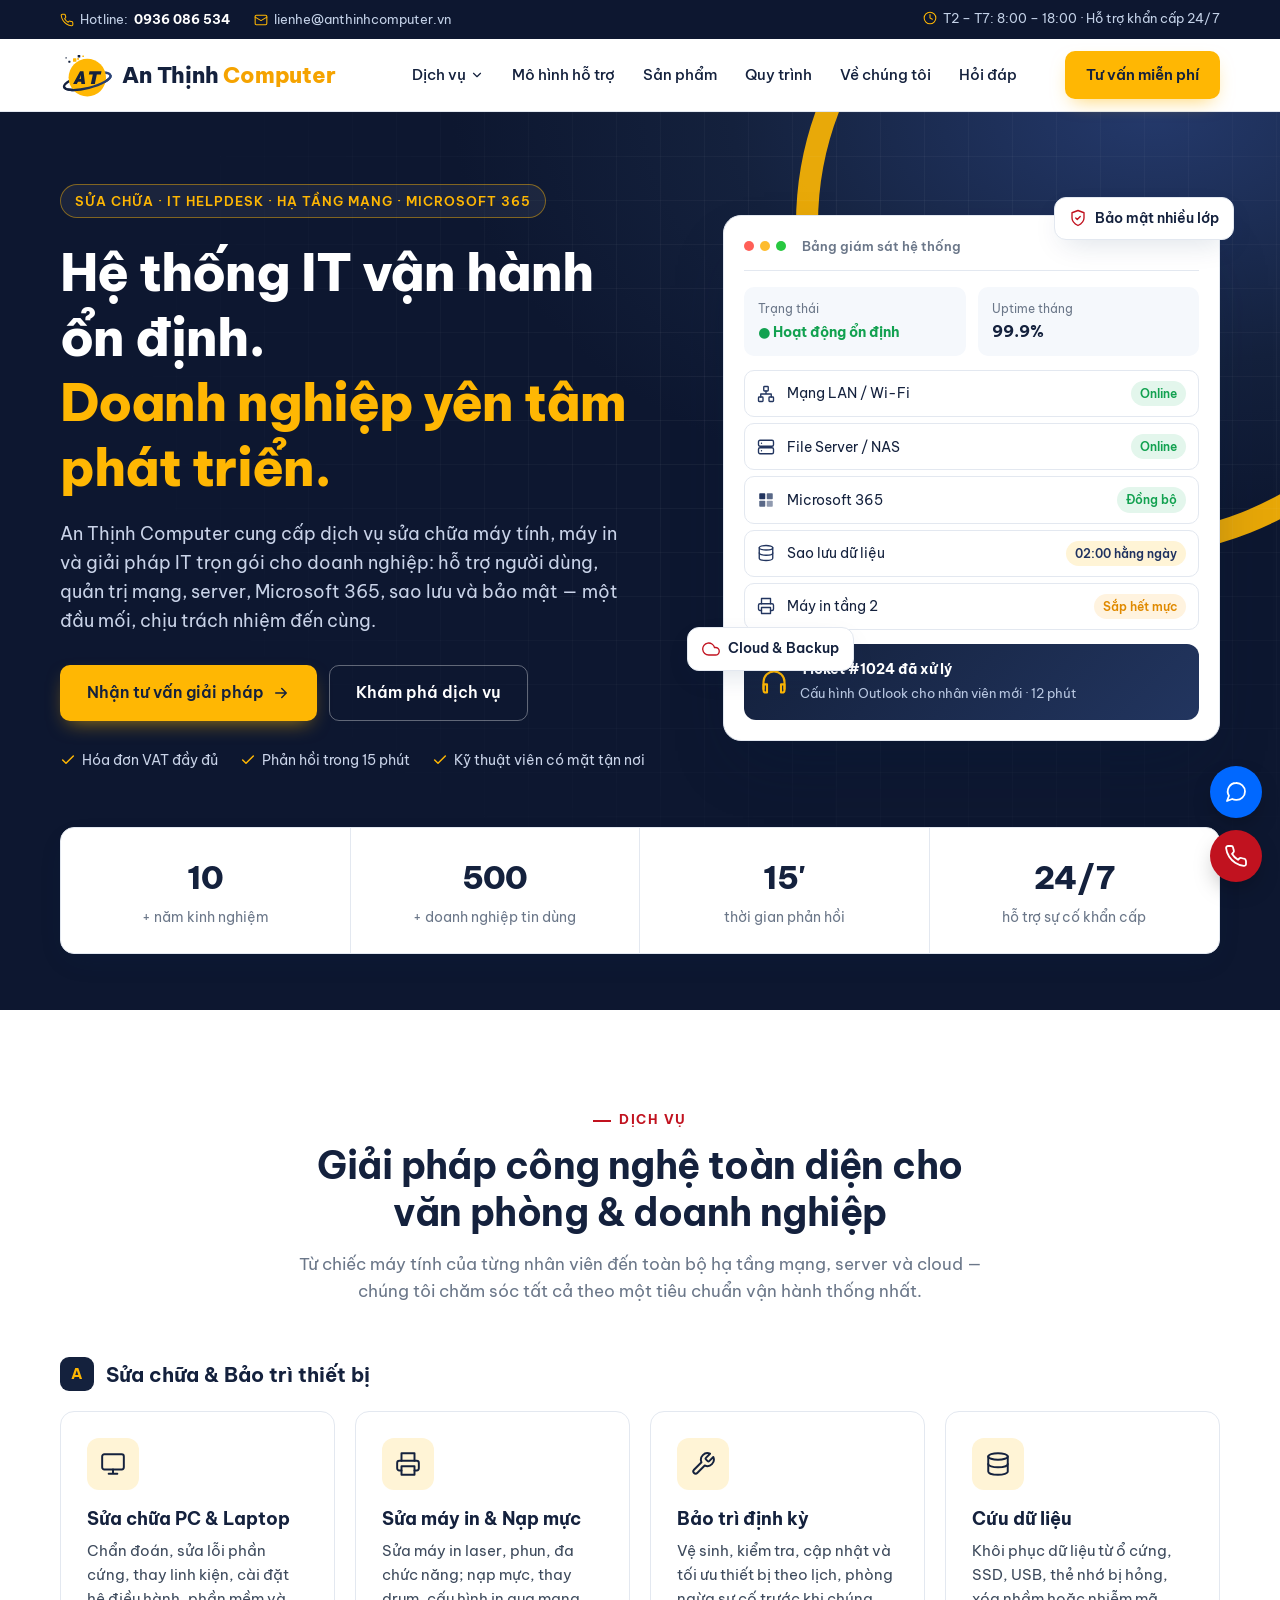
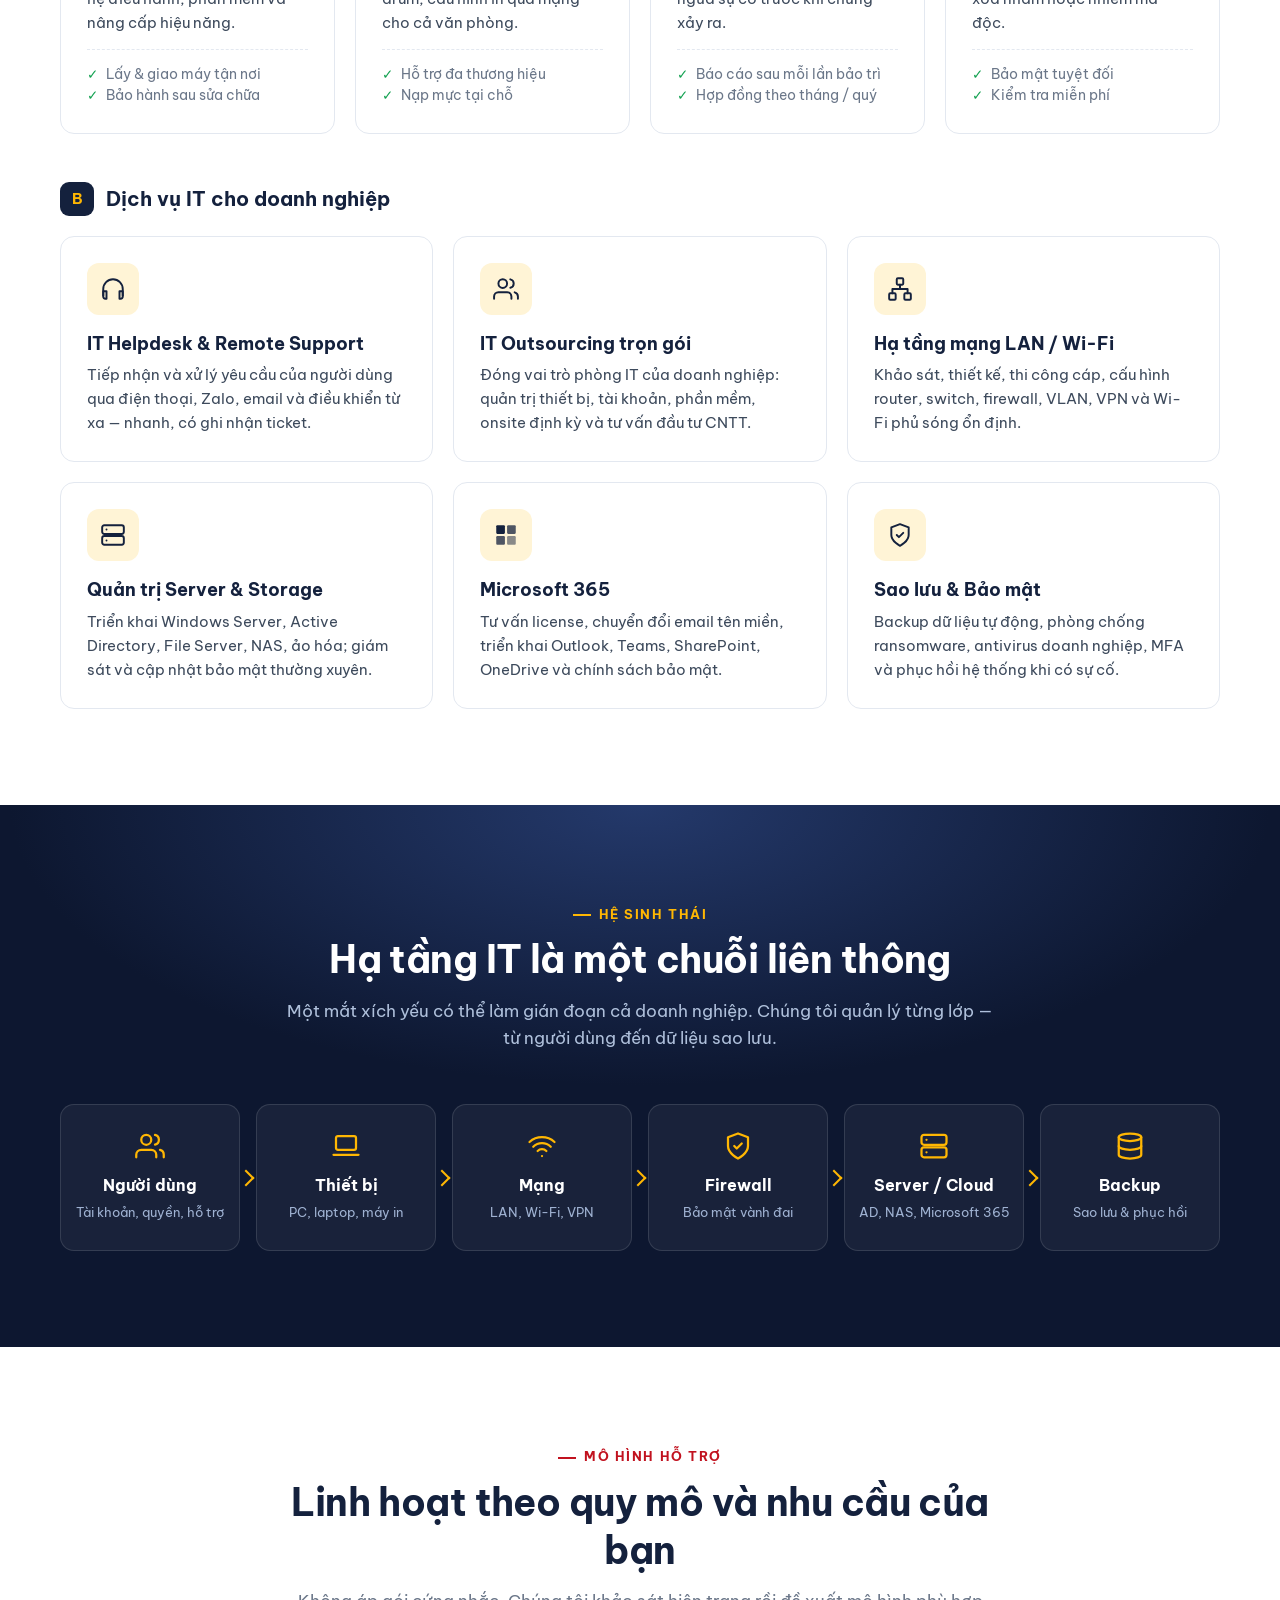
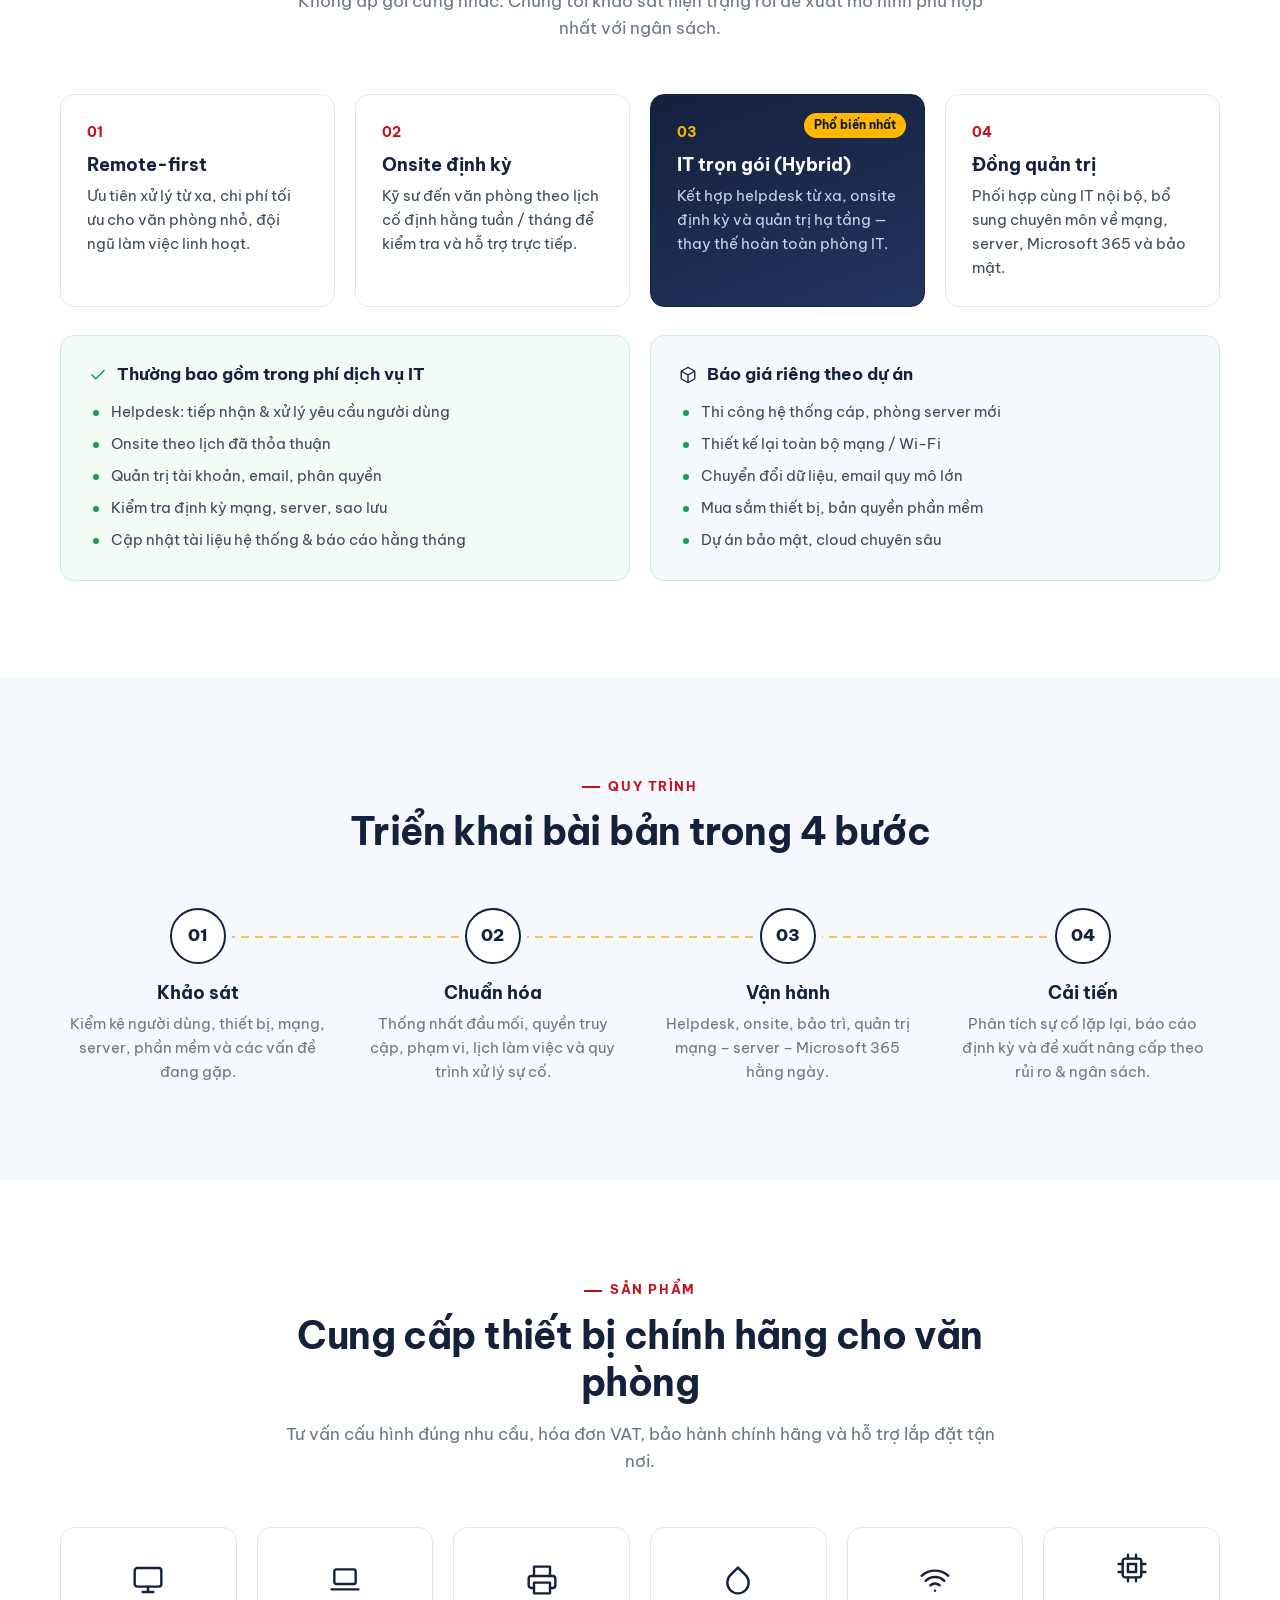
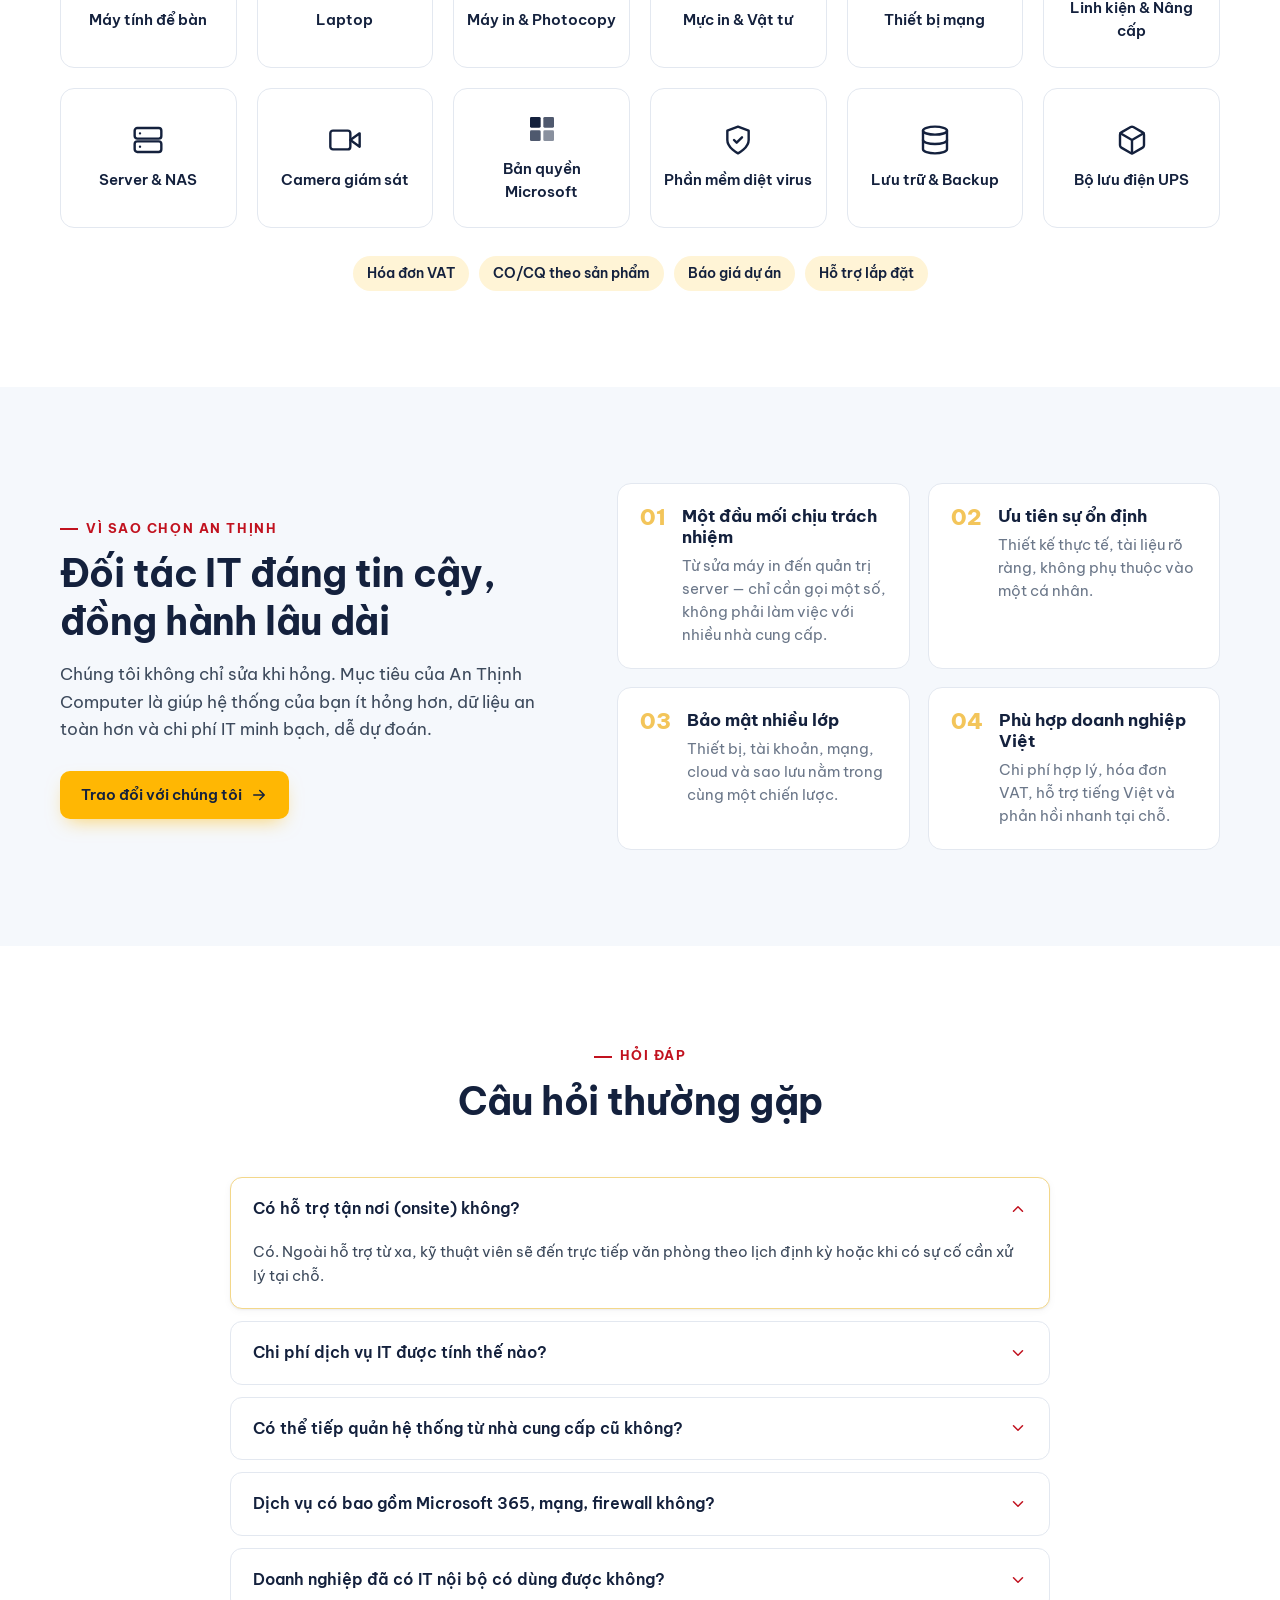
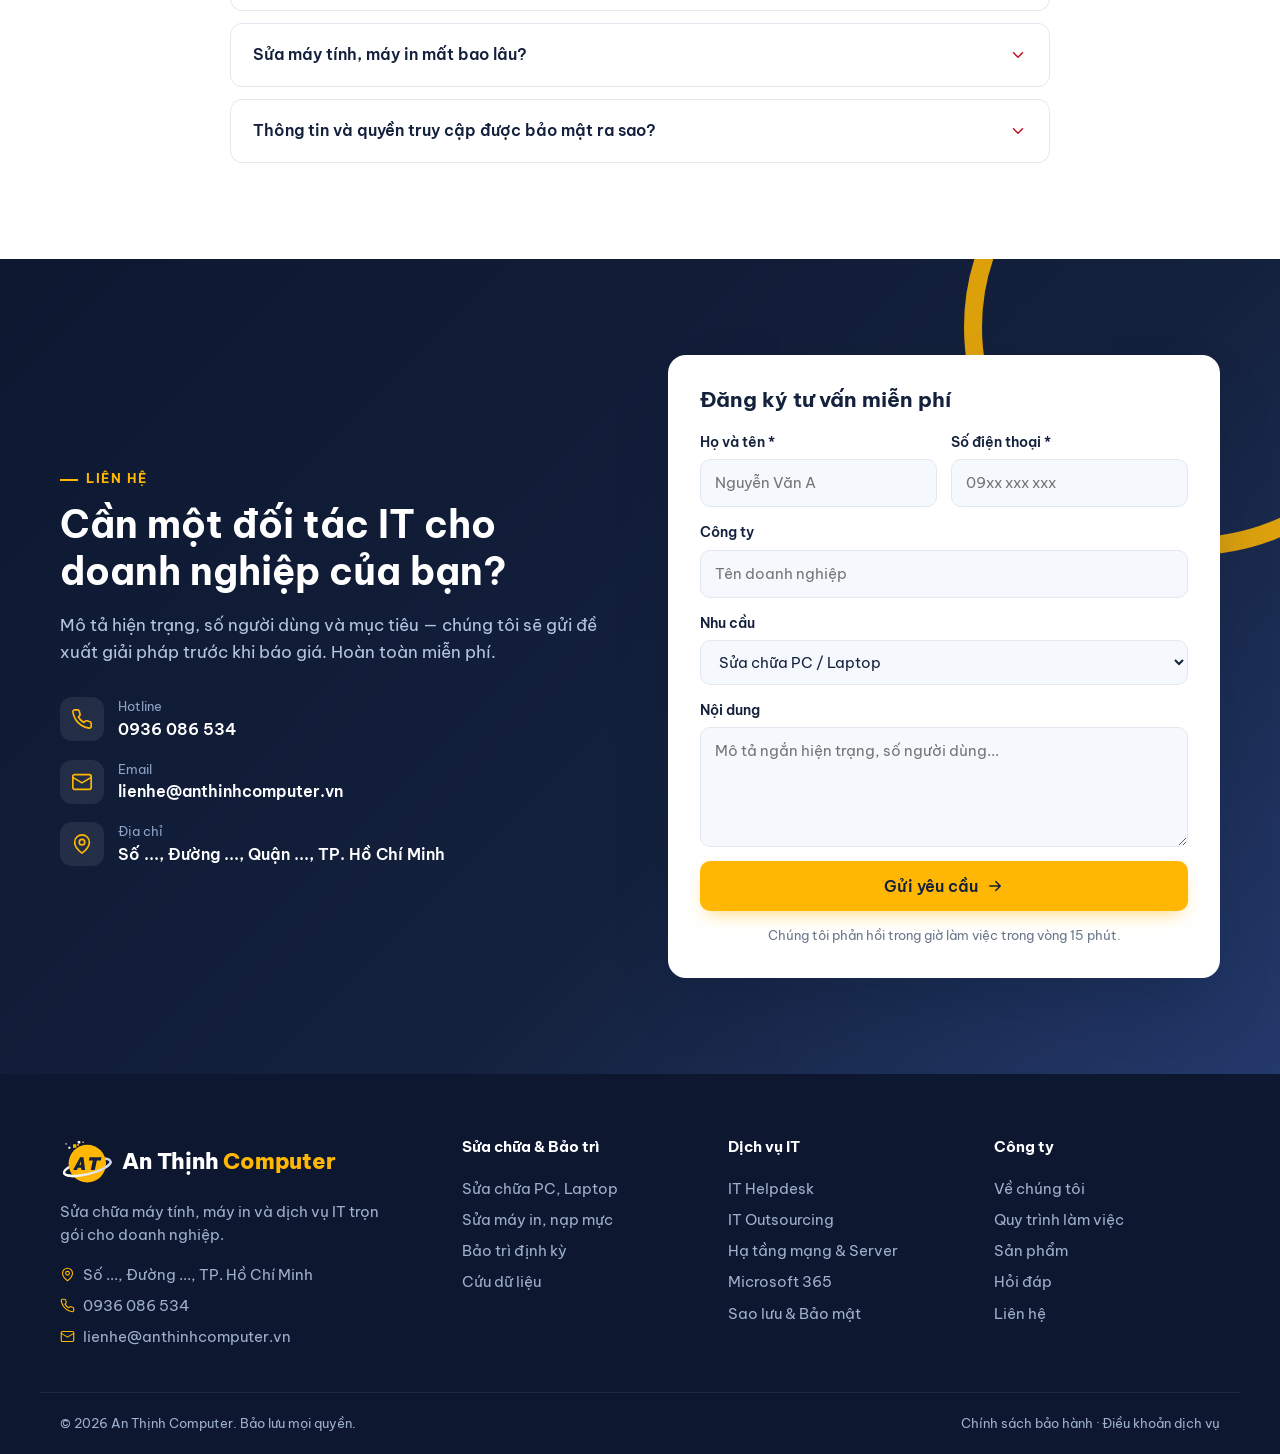
<file: index.html>
<!doctype html>
<html lang="vi">
<head>
<meta charset="utf-8">
<meta name="viewport" content="width=device-width, initial-scale=1">
<title>An Thịnh Computer – Sửa chữa máy tính, máy in & Dịch vụ IT doanh nghiệp</title>
<meta name="description" content="An Thịnh Computer: sửa chữa PC, laptop, máy in; IT Helpdesk, IT Outsourcing, quản trị hạ tầng mạng, server, Microsoft 365 cho doanh nghiệp.">
<link rel="preconnect" href="https://fonts.googleapis.com">
<link rel="preconnect" href="https://fonts.gstatic.com" crossorigin>
<link href="https://fonts.googleapis.com/css2?family=Be+Vietnam+Pro:wght@400;500;600;700;800&display=swap" rel="stylesheet">
<link rel="stylesheet" href="styles.css">
<link rel="icon" href="logo-mark.svg" type="image/svg+xml">
</head>
<body>

<!-- SVG icon sprite -->
<svg width="0" height="0" style="position:absolute" aria-hidden="true">
  <defs>
    <symbol id="i-phone" viewBox="0 0 24 24"><path fill="none" stroke="currentColor" stroke-width="1.8" stroke-linecap="round" stroke-linejoin="round" d="M22 16.9v3a2 2 0 0 1-2.2 2 19.8 19.8 0 0 1-8.6-3.1 19.5 19.5 0 0 1-6-6A19.8 19.8 0 0 1 2.1 4.2 2 2 0 0 1 4.1 2h3a2 2 0 0 1 2 1.7c.1.9.4 1.8.7 2.7a2 2 0 0 1-.5 2.1L8 9.8a16 16 0 0 0 6 6l1.3-1.3a2 2 0 0 1 2.1-.5c.9.3 1.8.6 2.7.7a2 2 0 0 1 1.7 2z"/></symbol>
    <symbol id="i-mail" viewBox="0 0 24 24"><g fill="none" stroke="currentColor" stroke-width="1.8" stroke-linecap="round" stroke-linejoin="round"><rect x="2" y="4" width="20" height="16" rx="2"/><path d="m22 7-10 6L2 7"/></g></symbol>
    <symbol id="i-clock" viewBox="0 0 24 24"><g fill="none" stroke="currentColor" stroke-width="1.8" stroke-linecap="round"><circle cx="12" cy="12" r="10"/><path d="M12 6v6l4 2"/></g></symbol>
    <symbol id="i-pin" viewBox="0 0 24 24"><g fill="none" stroke="currentColor" stroke-width="1.8" stroke-linecap="round" stroke-linejoin="round"><path d="M20 10c0 6-8 12-8 12s-8-6-8-12a8 8 0 0 1 16 0z"/><circle cx="12" cy="10" r="3"/></g></symbol>
    <symbol id="i-pc" viewBox="0 0 24 24"><g fill="none" stroke="currentColor" stroke-width="1.8" stroke-linecap="round" stroke-linejoin="round"><rect x="2" y="3" width="20" height="14" rx="2"/><path d="M8 21h8M12 17v4"/></g></symbol>
    <symbol id="i-laptop" viewBox="0 0 24 24"><g fill="none" stroke="currentColor" stroke-width="1.8" stroke-linecap="round" stroke-linejoin="round"><rect x="4" y="4" width="16" height="11" rx="1.5"/><path d="M2 19h20"/></g></symbol>
    <symbol id="i-printer" viewBox="0 0 24 24"><g fill="none" stroke="currentColor" stroke-width="1.8" stroke-linecap="round" stroke-linejoin="round"><path d="M6 9V2h12v7"/><path d="M6 18H4a2 2 0 0 1-2-2v-5a2 2 0 0 1 2-2h16a2 2 0 0 1 2 2v5a2 2 0 0 1-2 2h-2"/><rect x="6" y="14" width="12" height="8"/></g></symbol>
    <symbol id="i-tool" viewBox="0 0 24 24"><path fill="none" stroke="currentColor" stroke-width="1.8" stroke-linecap="round" stroke-linejoin="round" d="M14.7 6.3a1 1 0 0 0 0 1.4l1.6 1.6a1 1 0 0 0 1.4 0l3.8-3.8a6 6 0 0 1-7.9 7.9l-6.9 6.9a2.1 2.1 0 0 1-3-3l6.9-6.9a6 6 0 0 1 7.9-7.9l-3.8 3.8z"/></symbol>
    <symbol id="i-data" viewBox="0 0 24 24"><g fill="none" stroke="currentColor" stroke-width="1.8" stroke-linecap="round"><ellipse cx="12" cy="5" rx="9" ry="3"/><path d="M21 12c0 1.7-4 3-9 3s-9-1.3-9-3"/><path d="M3 5v14c0 1.7 4 3 9 3s9-1.3 9-3V5"/></g></symbol>
    <symbol id="i-headset" viewBox="0 0 24 24"><g fill="none" stroke="currentColor" stroke-width="1.8" stroke-linecap="round" stroke-linejoin="round"><path d="M3 18v-6a9 9 0 0 1 18 0v6"/><path d="M21 19a2 2 0 0 1-2 2h-1v-7h3zM3 19a2 2 0 0 0 2 2h1v-7H3z"/></g></symbol>
    <symbol id="i-users" viewBox="0 0 24 24"><g fill="none" stroke="currentColor" stroke-width="1.8" stroke-linecap="round" stroke-linejoin="round"><path d="M17 21v-2a4 4 0 0 0-4-4H5a4 4 0 0 0-4 4v2"/><circle cx="9" cy="7" r="4"/><path d="M23 21v-2a4 4 0 0 0-3-3.9M16 3.1a4 4 0 0 1 0 7.8"/></g></symbol>
    <symbol id="i-network" viewBox="0 0 24 24"><g fill="none" stroke="currentColor" stroke-width="1.8" stroke-linecap="round" stroke-linejoin="round"><rect x="9" y="2" width="6" height="6" rx="1"/><rect x="2" y="16" width="6" height="6" rx="1"/><rect x="16" y="16" width="6" height="6" rx="1"/><path d="M12 8v4M5 16v-4h14v4"/></g></symbol>
    <symbol id="i-server" viewBox="0 0 24 24"><g fill="none" stroke="currentColor" stroke-width="1.8" stroke-linecap="round"><rect x="2" y="3" width="20" height="8" rx="2"/><rect x="2" y="13" width="20" height="8" rx="2"/><path d="M6 7h.01M6 17h.01"/></g></symbol>
    <symbol id="i-cloud" viewBox="0 0 24 24"><path fill="none" stroke="currentColor" stroke-width="1.8" stroke-linecap="round" stroke-linejoin="round" d="M18 10h-1.3A8 8 0 1 0 9 20h9a5 5 0 0 0 0-10z"/></symbol>
    <symbol id="i-shield" viewBox="0 0 24 24"><g fill="none" stroke="currentColor" stroke-width="1.8" stroke-linecap="round" stroke-linejoin="round"><path d="M12 22s8-4 8-10V5l-8-3-8 3v7c0 6 8 10 8 10z"/><path d="m9 12 2 2 4-4"/></g></symbol>
    <symbol id="i-ms" viewBox="0 0 24 24"><g fill="currentColor"><rect x="3" y="3" width="8" height="8" rx="1"/><rect x="13" y="3" width="8" height="8" rx="1" opacity=".75"/><rect x="3" y="13" width="8" height="8" rx="1" opacity=".75"/><rect x="13" y="13" width="8" height="8" rx="1" opacity=".5"/></g></symbol>
    <symbol id="i-camera" viewBox="0 0 24 24"><g fill="none" stroke="currentColor" stroke-width="1.8" stroke-linecap="round" stroke-linejoin="round"><path d="M23 7l-7 5 7 5V7z"/><rect x="1" y="5" width="15" height="14" rx="2"/></g></symbol>
    <symbol id="i-check" viewBox="0 0 24 24"><path fill="none" stroke="currentColor" stroke-width="2.2" stroke-linecap="round" stroke-linejoin="round" d="M20 6 9 17l-5-5"/></symbol>
    <symbol id="i-x" viewBox="0 0 24 24"><path fill="none" stroke="currentColor" stroke-width="2" stroke-linecap="round" d="M18 6 6 18M6 6l12 12"/></symbol>
    <symbol id="i-arrow" viewBox="0 0 24 24"><path fill="none" stroke="currentColor" stroke-width="2" stroke-linecap="round" stroke-linejoin="round" d="M5 12h14M13 6l6 6-6 6"/></symbol>
    <symbol id="i-chev" viewBox="0 0 24 24"><path fill="none" stroke="currentColor" stroke-width="2" stroke-linecap="round" stroke-linejoin="round" d="m6 9 6 6 6-6"/></symbol>
    <symbol id="i-box" viewBox="0 0 24 24"><g fill="none" stroke="currentColor" stroke-width="1.8" stroke-linecap="round" stroke-linejoin="round"><path d="M21 16V8a2 2 0 0 0-1-1.7l-7-4a2 2 0 0 0-2 0l-7 4A2 2 0 0 0 3 8v8a2 2 0 0 0 1 1.7l7 4a2 2 0 0 0 2 0l7-4a2 2 0 0 0 1-1.7z"/><path d="M3.3 7 12 12l8.7-5M12 22V12"/></g></symbol>
    <symbol id="i-cpu" viewBox="0 0 24 24"><g fill="none" stroke="currentColor" stroke-width="1.8" stroke-linecap="round"><rect x="5" y="5" width="14" height="14" rx="2"/><rect x="9" y="9" width="6" height="6"/><path d="M9 2v3M15 2v3M9 19v3M15 19v3M2 9h3M2 15h3M19 9h3M19 15h3"/></g></symbol>
    <symbol id="i-ink" viewBox="0 0 24 24"><path fill="none" stroke="currentColor" stroke-width="1.8" stroke-linecap="round" stroke-linejoin="round" d="M12 2.7 6.3 8.4a8 8 0 1 0 11.4 0z"/></symbol>
    <symbol id="i-wifi" viewBox="0 0 24 24"><path fill="none" stroke="currentColor" stroke-width="1.8" stroke-linecap="round" d="M5 12.6a10 10 0 0 1 14 0M8.5 16a5 5 0 0 1 7 0M2 8.8a15 15 0 0 1 20 0M12 20h.01"/></symbol>
    <symbol id="i-menu" viewBox="0 0 24 24"><path fill="none" stroke="currentColor" stroke-width="2" stroke-linecap="round" d="M3 6h18M3 12h18M3 18h18"/></symbol>
    <symbol id="i-chat" viewBox="0 0 24 24"><path fill="none" stroke="currentColor" stroke-width="1.8" stroke-linecap="round" stroke-linejoin="round" d="M21 11.5a8.4 8.4 0 0 1-9 8.4 8.5 8.5 0 0 1-3.8-.9L3 21l2-5.2A8.4 8.4 0 0 1 12 3a8.5 8.5 0 0 1 9 8.5z"/></symbol>
  </defs>
</svg>

<!-- Top bar -->
<div class="topbar">
  <div class="container topbar-inner">
    <div class="topbar-left">
      <a href="tel:0936086534"><svg class="ic"><use href="#i-phone"/></svg> Hotline: <strong>0936 086 534</strong></a>
      <a href="mailto:lienhe@anthinhcomputer.vn"><svg class="ic"><use href="#i-mail"/></svg> lienhe@anthinhcomputer.vn</a>
    </div>
    <div class="topbar-right">
      <span><svg class="ic"><use href="#i-clock"/></svg> T2 – T7: 8:00 – 18:00 · Hỗ trợ khẩn cấp 24/7</span>
    </div>
  </div>
</div>

<!-- Header -->
<header class="header" id="top">
  <div class="container header-inner">
    <a href="#top" class="logo" aria-label="An Thịnh Computer">
      <span class="logo-mark"><img src="logo-mark.svg" alt=""></span>
      <span class="logo-text"><strong>An Thịnh <em>Computer</em></strong></span>
    </a>
    <nav class="nav" id="nav">
      <div class="nav-item has-drop">
        <a href="#dich-vu">Dịch vụ <svg class="ic sm"><use href="#i-chev"/></svg></a>
        <div class="dropdown">
          <div class="drop-col">
            <h6>Sửa chữa & Bảo trì</h6>
            <a href="#dich-vu">Sửa chữa PC, Laptop</a>
            <a href="#dich-vu">Sửa chữa máy in, nạp mực</a>
            <a href="#dich-vu">Bảo trì máy tính định kỳ</a>
            <a href="#dich-vu">Cứu dữ liệu</a>
          </div>
          <div class="drop-col">
            <h6>Dịch vụ IT doanh nghiệp</h6>
            <a href="#dich-vu">IT Helpdesk & Remote Support</a>
            <a href="#dich-vu">IT Outsourcing trọn gói</a>
            <a href="#dich-vu">Hạ tầng mạng & Server</a>
            <a href="#dich-vu">Microsoft 365</a>
          </div>
        </div>
      </div>
      <a href="#mo-hinh">Mô hình hỗ trợ</a>
      <a href="#san-pham">Sản phẩm</a>
      <a href="#quy-trinh">Quy trình</a>
      <a href="#ve-chung-toi">Về chúng tôi</a>
      <a href="#faq">Hỏi đáp</a>
      <a href="#lien-he" class="nav-cta-mobile btn btn-primary">Tư vấn miễn phí</a>
    </nav>
    <a href="#lien-he" class="btn btn-primary header-cta">Tư vấn miễn phí</a>
    <button class="menu-toggle" id="menuToggle" aria-label="Mở menu"><svg class="ic lg"><use href="#i-menu"/></svg></button>
  </div>
</header>

<main>
<!-- Hero -->
<section class="hero">
  <div class="hero-bg" aria-hidden="true"></div>
  <div class="container hero-inner">
    <div class="hero-copy">
      <span class="eyebrow">Sửa chữa · IT Helpdesk · Hạ tầng mạng · Microsoft 365</span>
      <h1>Hệ thống IT vận hành ổn định.<br><span class="grad">Doanh nghiệp yên tâm phát triển.</span></h1>
      <p class="lead">An Thịnh Computer cung cấp dịch vụ sửa chữa máy tính, máy in và giải pháp IT trọn gói cho doanh nghiệp: hỗ trợ người dùng, quản trị mạng, server, Microsoft 365, sao lưu và bảo mật — một đầu mối, chịu trách nhiệm đến cùng.</p>
      <div class="hero-actions">
        <a href="#lien-he" class="btn btn-primary btn-lg">Nhận tư vấn giải pháp <svg class="ic"><use href="#i-arrow"/></svg></a>
        <a href="#dich-vu" class="btn btn-ghost btn-lg">Khám phá dịch vụ</a>
      </div>
      <ul class="hero-trust">
        <li><svg class="ic"><use href="#i-check"/></svg> Hóa đơn VAT đầy đủ</li>
        <li><svg class="ic"><use href="#i-check"/></svg> Phản hồi trong 15 phút</li>
        <li><svg class="ic"><use href="#i-check"/></svg> Kỹ thuật viên có mặt tận nơi</li>
      </ul>
    </div>

    <div class="hero-visual" aria-hidden="true">
      <div class="panel">
        <div class="panel-head">
          <span class="dot r"></span><span class="dot y"></span><span class="dot g"></span>
          <span class="panel-title">Bảng giám sát hệ thống</span>
        </div>
        <div class="panel-status">
          <div><small>Trạng thái</small><strong class="ok">● Hoạt động ổn định</strong></div>
          <div><small>Uptime tháng</small><strong>99.9%</strong></div>
        </div>
        <ul class="panel-list">
          <li><svg class="ic"><use href="#i-network"/></svg><span>Mạng LAN / Wi-Fi</span><em class="tag ok">Online</em></li>
          <li><svg class="ic"><use href="#i-server"/></svg><span>File Server / NAS</span><em class="tag ok">Online</em></li>
          <li><svg class="ic"><use href="#i-ms"/></svg><span>Microsoft 365</span><em class="tag ok">Đồng bộ</em></li>
          <li><svg class="ic"><use href="#i-data"/></svg><span>Sao lưu dữ liệu</span><em class="tag info">02:00 hằng ngày</em></li>
          <li><svg class="ic"><use href="#i-printer"/></svg><span>Máy in tầng 2</span><em class="tag warn">Sắp hết mực</em></li>
        </ul>
        <div class="panel-ticket">
          <svg class="ic"><use href="#i-headset"/></svg>
          <div><strong>Ticket #1024 đã xử lý</strong><small>Cấu hình Outlook cho nhân viên mới · 12 phút</small></div>
        </div>
      </div>
      <div class="float-chip c1"><svg class="ic"><use href="#i-shield"/></svg> Bảo mật nhiều lớp</div>
      <div class="float-chip c2"><svg class="ic"><use href="#i-cloud"/></svg> Cloud & Backup</div>
    </div>
  </div>

  <div class="container">
    <div class="stats">
      <div class="stat"><strong data-count="10">10</strong><span>+ năm kinh nghiệm</span></div>
      <div class="stat"><strong data-count="500">500</strong><span>+ doanh nghiệp tin dùng</span></div>
      <div class="stat"><strong>15'</strong><span>thời gian phản hồi</span></div>
      <div class="stat"><strong>24/7</strong><span>hỗ trợ sự cố khẩn cấp</span></div>
    </div>
  </div>
</section>

<!-- Services -->
<section class="section" id="dich-vu">
  <div class="container">
    <div class="section-head">
      <span class="kicker">Dịch vụ</span>
      <h2>Giải pháp công nghệ toàn diện cho văn phòng & doanh nghiệp</h2>
      <p>Từ chiếc máy tính của từng nhân viên đến toàn bộ hạ tầng mạng, server và cloud — chúng tôi chăm sóc tất cả theo một tiêu chuẩn vận hành thống nhất.</p>
    </div>

    <div class="svc-group">
      <div class="svc-group-head"><span class="num">A</span><h3>Sửa chữa & Bảo trì thiết bị</h3></div>
      <div class="grid g4">
        <article class="card svc">
          <div class="svc-ic"><svg class="ic"><use href="#i-pc"/></svg></div>
          <h4>Sửa chữa PC & Laptop</h4>
          <p>Chẩn đoán, sửa lỗi phần cứng, thay linh kiện, cài đặt hệ điều hành, phần mềm và nâng cấp hiệu năng.</p>
          <ul class="mini"><li>Lấy & giao máy tận nơi</li><li>Bảo hành sau sửa chữa</li></ul>
        </article>
        <article class="card svc">
          <div class="svc-ic"><svg class="ic"><use href="#i-printer"/></svg></div>
          <h4>Sửa máy in & Nạp mực</h4>
          <p>Sửa máy in laser, phun, đa chức năng; nạp mực, thay drum, cấu hình in qua mạng cho cả văn phòng.</p>
          <ul class="mini"><li>Hỗ trợ đa thương hiệu</li><li>Nạp mực tại chỗ</li></ul>
        </article>
        <article class="card svc">
          <div class="svc-ic"><svg class="ic"><use href="#i-tool"/></svg></div>
          <h4>Bảo trì định kỳ</h4>
          <p>Vệ sinh, kiểm tra, cập nhật và tối ưu thiết bị theo lịch, phòng ngừa sự cố trước khi chúng xảy ra.</p>
          <ul class="mini"><li>Báo cáo sau mỗi lần bảo trì</li><li>Hợp đồng theo tháng / quý</li></ul>
        </article>
        <article class="card svc">
          <div class="svc-ic"><svg class="ic"><use href="#i-data"/></svg></div>
          <h4>Cứu dữ liệu</h4>
          <p>Khôi phục dữ liệu từ ổ cứng, SSD, USB, thẻ nhớ bị hỏng, xóa nhầm hoặc nhiễm mã độc.</p>
          <ul class="mini"><li>Bảo mật tuyệt đối</li><li>Kiểm tra miễn phí</li></ul>
        </article>
      </div>
    </div>

    <div class="svc-group">
      <div class="svc-group-head"><span class="num">B</span><h3>Dịch vụ IT cho doanh nghiệp</h3></div>
      <div class="grid g3">
        <article class="card svc feature">
          <div class="svc-ic"><svg class="ic"><use href="#i-headset"/></svg></div>
          <h4>IT Helpdesk & Remote Support</h4>
          <p>Tiếp nhận và xử lý yêu cầu của người dùng qua điện thoại, Zalo, email và điều khiển từ xa — nhanh, có ghi nhận ticket.</p>
        </article>
        <article class="card svc feature">
          <div class="svc-ic"><svg class="ic"><use href="#i-users"/></svg></div>
          <h4>IT Outsourcing trọn gói</h4>
          <p>Đóng vai trò phòng IT của doanh nghiệp: quản trị thiết bị, tài khoản, phần mềm, onsite định kỳ và tư vấn đầu tư CNTT.</p>
        </article>
        <article class="card svc feature">
          <div class="svc-ic"><svg class="ic"><use href="#i-network"/></svg></div>
          <h4>Hạ tầng mạng LAN / Wi-Fi</h4>
          <p>Khảo sát, thiết kế, thi công cáp, cấu hình router, switch, firewall, VLAN, VPN và Wi-Fi phủ sóng ổn định.</p>
        </article>
        <article class="card svc feature">
          <div class="svc-ic"><svg class="ic"><use href="#i-server"/></svg></div>
          <h4>Quản trị Server & Storage</h4>
          <p>Triển khai Windows Server, Active Directory, File Server, NAS, ảo hóa; giám sát và cập nhật bảo mật thường xuyên.</p>
        </article>
        <article class="card svc feature">
          <div class="svc-ic ms"><svg class="ic"><use href="#i-ms"/></svg></div>
          <h4>Microsoft 365</h4>
          <p>Tư vấn license, chuyển đổi email tên miền, triển khai Outlook, Teams, SharePoint, OneDrive và chính sách bảo mật.</p>
        </article>
        <article class="card svc feature">
          <div class="svc-ic"><svg class="ic"><use href="#i-shield"/></svg></div>
          <h4>Sao lưu & Bảo mật</h4>
          <p>Backup dữ liệu tự động, phòng chống ransomware, antivirus doanh nghiệp, MFA và phục hồi hệ thống khi có sự cố.</p>
        </article>
      </div>
    </div>
  </div>
</section>

<!-- Ecosystem chain -->
<section class="section dark" id="he-sinh-thai">
  <div class="container">
    <div class="section-head light">
      <span class="kicker">Hệ sinh thái</span>
      <h2>Hạ tầng IT là một chuỗi liên thông</h2>
      <p>Một mắt xích yếu có thể làm gián đoạn cả doanh nghiệp. Chúng tôi quản lý từng lớp — từ người dùng đến dữ liệu sao lưu.</p>
    </div>
    <ol class="chain">
      <li><svg class="ic"><use href="#i-users"/></svg><strong>Người dùng</strong><small>Tài khoản, quyền, hỗ trợ</small></li>
      <li><svg class="ic"><use href="#i-laptop"/></svg><strong>Thiết bị</strong><small>PC, laptop, máy in</small></li>
      <li><svg class="ic"><use href="#i-wifi"/></svg><strong>Mạng</strong><small>LAN, Wi-Fi, VPN</small></li>
      <li><svg class="ic"><use href="#i-shield"/></svg><strong>Firewall</strong><small>Bảo mật vành đai</small></li>
      <li><svg class="ic"><use href="#i-server"/></svg><strong>Server / Cloud</strong><small>AD, NAS, Microsoft 365</small></li>
      <li><svg class="ic"><use href="#i-data"/></svg><strong>Backup</strong><small>Sao lưu & phục hồi</small></li>
    </ol>
  </div>
</section>

<!-- Support models -->
<section class="section" id="mo-hinh">
  <div class="container">
    <div class="section-head">
      <span class="kicker">Mô hình hỗ trợ</span>
      <h2>Linh hoạt theo quy mô và nhu cầu của bạn</h2>
      <p>Không áp gói cứng nhắc. Chúng tôi khảo sát hiện trạng rồi đề xuất mô hình phù hợp nhất với ngân sách.</p>
    </div>
    <div class="grid g4">
      <article class="card model">
        <span class="model-num">01</span>
        <h4>Remote-first</h4>
        <p>Ưu tiên xử lý từ xa, chi phí tối ưu cho văn phòng nhỏ, đội ngũ làm việc linh hoạt.</p>
      </article>
      <article class="card model">
        <span class="model-num">02</span>
        <h4>Onsite định kỳ</h4>
        <p>Kỹ sư đến văn phòng theo lịch cố định hằng tuần / tháng để kiểm tra và hỗ trợ trực tiếp.</p>
      </article>
      <article class="card model highlight">
        <span class="badge">Phổ biến nhất</span>
        <span class="model-num">03</span>
        <h4>IT trọn gói (Hybrid)</h4>
        <p>Kết hợp helpdesk từ xa, onsite định kỳ và quản trị hạ tầng — thay thế hoàn toàn phòng IT.</p>
      </article>
      <article class="card model">
        <span class="model-num">04</span>
        <h4>Đồng quản trị</h4>
        <p>Phối hợp cùng IT nội bộ, bổ sung chuyên môn về mạng, server, Microsoft 365 và bảo mật.</p>
      </article>
    </div>

    <div class="scope">
      <div class="scope-col in">
        <h4><svg class="ic"><use href="#i-check"/></svg> Thường bao gồm trong phí dịch vụ IT</h4>
        <ul>
          <li>Helpdesk: tiếp nhận & xử lý yêu cầu người dùng</li>
          <li>Onsite theo lịch đã thỏa thuận</li>
          <li>Quản trị tài khoản, email, phân quyền</li>
          <li>Kiểm tra định kỳ mạng, server, sao lưu</li>
          <li>Cập nhật tài liệu hệ thống & báo cáo hằng tháng</li>
        </ul>
      </div>
      <div class="scope-col out">
        <h4><svg class="ic"><use href="#i-box"/></svg> Báo giá riêng theo dự án</h4>
        <ul>
          <li>Thi công hệ thống cáp, phòng server mới</li>
          <li>Thiết kế lại toàn bộ mạng / Wi-Fi</li>
          <li>Chuyển đổi dữ liệu, email quy mô lớn</li>
          <li>Mua sắm thiết bị, bản quyền phần mềm</li>
          <li>Dự án bảo mật, cloud chuyên sâu</li>
        </ul>
      </div>
    </div>
  </div>
</section>

<!-- Process -->
<section class="section alt" id="quy-trinh">
  <div class="container">
    <div class="section-head">
      <span class="kicker">Quy trình</span>
      <h2>Triển khai bài bản trong 4 bước</h2>
    </div>
    <div class="steps">
      <div class="step"><span class="step-n">01</span><h4>Khảo sát</h4><p>Kiểm kê người dùng, thiết bị, mạng, server, phần mềm và các vấn đề đang gặp.</p></div>
      <div class="step"><span class="step-n">02</span><h4>Chuẩn hóa</h4><p>Thống nhất đầu mối, quyền truy cập, phạm vi, lịch làm việc và quy trình xử lý sự cố.</p></div>
      <div class="step"><span class="step-n">03</span><h4>Vận hành</h4><p>Helpdesk, onsite, bảo trì, quản trị mạng – server – Microsoft 365 hằng ngày.</p></div>
      <div class="step"><span class="step-n">04</span><h4>Cải tiến</h4><p>Phân tích sự cố lặp lại, báo cáo định kỳ và đề xuất nâng cấp theo rủi ro & ngân sách.</p></div>
    </div>
  </div>
</section>

<!-- Products -->
<section class="section" id="san-pham">
  <div class="container">
    <div class="section-head">
      <span class="kicker">Sản phẩm</span>
      <h2>Cung cấp thiết bị chính hãng cho văn phòng</h2>
      <p>Tư vấn cấu hình đúng nhu cầu, hóa đơn VAT, bảo hành chính hãng và hỗ trợ lắp đặt tận nơi.</p>
    </div>
    <div class="grid g6 products">
      <a href="#lien-he" class="prod"><svg class="ic"><use href="#i-pc"/></svg><span>Máy tính để bàn</span></a>
      <a href="#lien-he" class="prod"><svg class="ic"><use href="#i-laptop"/></svg><span>Laptop</span></a>
      <a href="#lien-he" class="prod"><svg class="ic"><use href="#i-printer"/></svg><span>Máy in & Photocopy</span></a>
      <a href="#lien-he" class="prod"><svg class="ic"><use href="#i-ink"/></svg><span>Mực in & Vật tư</span></a>
      <a href="#lien-he" class="prod"><svg class="ic"><use href="#i-wifi"/></svg><span>Thiết bị mạng</span></a>
      <a href="#lien-he" class="prod"><svg class="ic"><use href="#i-cpu"/></svg><span>Linh kiện & Nâng cấp</span></a>
      <a href="#lien-he" class="prod"><svg class="ic"><use href="#i-server"/></svg><span>Server & NAS</span></a>
      <a href="#lien-he" class="prod"><svg class="ic"><use href="#i-camera"/></svg><span>Camera giám sát</span></a>
      <a href="#lien-he" class="prod"><svg class="ic"><use href="#i-ms"/></svg><span>Bản quyền Microsoft</span></a>
      <a href="#lien-he" class="prod"><svg class="ic"><use href="#i-shield"/></svg><span>Phần mềm diệt virus</span></a>
      <a href="#lien-he" class="prod"><svg class="ic"><use href="#i-data"/></svg><span>Lưu trữ & Backup</span></a>
      <a href="#lien-he" class="prod"><svg class="ic"><use href="#i-box"/></svg><span>Bộ lưu điện UPS</span></a>
    </div>
    <div class="chips">
      <span>Hóa đơn VAT</span><span>CO/CQ theo sản phẩm</span><span>Báo giá dự án</span><span>Hỗ trợ lắp đặt</span>
    </div>
  </div>
</section>

<!-- Why us -->
<section class="section alt" id="ve-chung-toi">
  <div class="container why">
    <div class="why-copy">
      <span class="kicker">Vì sao chọn An Thịnh</span>
      <h2>Đối tác IT đáng tin cậy, đồng hành lâu dài</h2>
      <p>Chúng tôi không chỉ sửa khi hỏng. Mục tiêu của An Thịnh Computer là giúp hệ thống của bạn ít hỏng hơn, dữ liệu an toàn hơn và chi phí IT minh bạch, dễ dự đoán.</p>
      <a href="#lien-he" class="btn btn-primary">Trao đổi với chúng tôi <svg class="ic"><use href="#i-arrow"/></svg></a>
    </div>
    <div class="why-list">
      <div class="why-item"><span>01</span><div><h4>Một đầu mối chịu trách nhiệm</h4><p>Từ sửa máy in đến quản trị server — chỉ cần gọi một số, không phải làm việc với nhiều nhà cung cấp.</p></div></div>
      <div class="why-item"><span>02</span><div><h4>Ưu tiên sự ổn định</h4><p>Thiết kế thực tế, tài liệu rõ ràng, không phụ thuộc vào một cá nhân.</p></div></div>
      <div class="why-item"><span>03</span><div><h4>Bảo mật nhiều lớp</h4><p>Thiết bị, tài khoản, mạng, cloud và sao lưu nằm trong cùng một chiến lược.</p></div></div>
      <div class="why-item"><span>04</span><div><h4>Phù hợp doanh nghiệp Việt</h4><p>Chi phí hợp lý, hóa đơn VAT, hỗ trợ tiếng Việt và phản hồi nhanh tại chỗ.</p></div></div>
    </div>
  </div>
</section>

<!-- FAQ -->
<section class="section" id="faq">
  <div class="container narrow">
    <div class="section-head">
      <span class="kicker">Hỏi đáp</span>
      <h2>Câu hỏi thường gặp</h2>
    </div>
    <div class="faq">
      <details open><summary>Có hỗ trợ tận nơi (onsite) không?<svg class="ic"><use href="#i-chev"/></svg></summary><p>Có. Ngoài hỗ trợ từ xa, kỹ thuật viên sẽ đến trực tiếp văn phòng theo lịch định kỳ hoặc khi có sự cố cần xử lý tại chỗ.</p></details>
      <details><summary>Chi phí dịch vụ IT được tính thế nào?<svg class="ic"><use href="#i-chev"/></svg></summary><p>Chi phí phụ thuộc số người dùng, số thiết bị, hiện trạng hạ tầng, tần suất onsite và mức cam kết thời gian phản hồi. Chúng tôi khảo sát miễn phí trước khi báo giá.</p></details>
      <details><summary>Có thể tiếp quản hệ thống từ nhà cung cấp cũ không?<svg class="ic"><use href="#i-chev"/></svg></summary><p>Được. Chúng tôi sẽ kiểm kê, ghi nhận lại tài liệu, mật khẩu quản trị và chuẩn hóa hệ thống trước khi chính thức vận hành.</p></details>
      <details><summary>Dịch vụ có bao gồm Microsoft 365, mạng, firewall không?<svg class="ic"><use href="#i-chev"/></svg></summary><p>Có. Quản trị Microsoft 365, mạng LAN/Wi-Fi, firewall và server đều nằm trong phạm vi dịch vụ IT trọn gói, tùy theo thỏa thuận.</p></details>
      <details><summary>Doanh nghiệp đã có IT nội bộ có dùng được không?<svg class="ic"><use href="#i-chev"/></svg></summary><p>Hoàn toàn được với mô hình đồng quản trị: chúng tôi bổ sung chuyên môn và nhân lực khi IT nội bộ cần hỗ trợ.</p></details>
      <details><summary>Sửa máy tính, máy in mất bao lâu?<svg class="ic"><use href="#i-chev"/></svg></summary><p>Phần lớn lỗi phần mềm và lỗi thông thường được xử lý trong ngày. Trường hợp cần thay linh kiện, chúng tôi báo thời gian và chi phí trước khi thực hiện.</p></details>
      <details><summary>Thông tin và quyền truy cập được bảo mật ra sao?<svg class="ic"><use href="#i-chev"/></svg></summary><p>Quyền truy cập được cấp theo nguyên tắc tối thiểu, có ghi nhận nhật ký và cam kết bảo mật thông tin trong hợp đồng dịch vụ.</p></details>
    </div>
  </div>
</section>

<!-- Contact -->
<section class="section cta" id="lien-he">
  <div class="container contact">
    <div class="contact-copy">
      <span class="kicker light">Liên hệ</span>
      <h2>Cần một đối tác IT cho doanh nghiệp của bạn?</h2>
      <p>Mô tả hiện trạng, số người dùng và mục tiêu — chúng tôi sẽ gửi đề xuất giải pháp trước khi báo giá. Hoàn toàn miễn phí.</p>
      <ul class="contact-list">
        <li><svg class="ic"><use href="#i-phone"/></svg><div><small>Hotline</small><a href="tel:0936086534">0936 086 534</a></div></li>
        <li><svg class="ic"><use href="#i-mail"/></svg><div><small>Email</small><a href="mailto:lienhe@anthinhcomputer.vn">lienhe@anthinhcomputer.vn</a></div></li>
        <li><svg class="ic"><use href="#i-pin"/></svg><div><small>Địa chỉ</small><span>Số ..., Đường ..., Quận ..., TP. Hồ Chí Minh</span></div></li>
      </ul>
    </div>
    <form class="form" id="contactForm">
      <h3>Đăng ký tư vấn miễn phí</h3>
      <div class="row2">
        <label>Họ và tên *<input name="name" required placeholder="Nguyễn Văn A"></label>
        <label>Số điện thoại *<input name="phone" required type="tel" placeholder="09xx xxx xxx"></label>
      </div>
      <label>Công ty<input name="company" placeholder="Tên doanh nghiệp"></label>
      <label>Nhu cầu
        <select name="service">
          <option>Sửa chữa PC / Laptop</option>
          <option>Sửa máy in / Nạp mực</option>
          <option>IT Helpdesk / IT trọn gói</option>
          <option>Hạ tầng mạng / Server</option>
          <option>Microsoft 365</option>
          <option>Mua thiết bị</option>
          <option>Khác</option>
        </select>
      </label>
      <label>Nội dung<textarea name="message" rows="4" placeholder="Mô tả ngắn hiện trạng, số người dùng..."></textarea></label>
      <button class="btn btn-primary btn-lg btn-block" type="submit">Gửi yêu cầu <svg class="ic"><use href="#i-arrow"/></svg></button>
      <p class="form-note">Chúng tôi phản hồi trong giờ làm việc trong vòng 15 phút.</p>
    </form>
  </div>
</section>
</main>

<!-- Footer -->
<footer class="footer">
  <div class="container footer-grid">
    <div class="f-brand">
      <a href="#top" class="logo light">
        <span class="logo-mark"><img src="logo-mark-dark.svg" alt=""></span>
        <span class="logo-text"><strong>An Thịnh <em>Computer</em></strong></span>
      </a>
      <p>Sửa chữa máy tính, máy in và dịch vụ IT trọn gói cho doanh nghiệp.</p>
      <ul class="f-info">
        <li><svg class="ic"><use href="#i-pin"/></svg> Số ..., Đường ..., TP. Hồ Chí Minh</li>
        <li><svg class="ic"><use href="#i-phone"/></svg> 0936 086 534</li>
        <li><svg class="ic"><use href="#i-mail"/></svg> lienhe@anthinhcomputer.vn</li>
      </ul>
    </div>
    <div>
      <h5>Sửa chữa & Bảo trì</h5>
      <a href="#dich-vu">Sửa chữa PC, Laptop</a>
      <a href="#dich-vu">Sửa máy in, nạp mực</a>
      <a href="#dich-vu">Bảo trì định kỳ</a>
      <a href="#dich-vu">Cứu dữ liệu</a>
    </div>
    <div>
      <h5>Dịch vụ IT</h5>
      <a href="#dich-vu">IT Helpdesk</a>
      <a href="#dich-vu">IT Outsourcing</a>
      <a href="#dich-vu">Hạ tầng mạng & Server</a>
      <a href="#dich-vu">Microsoft 365</a>
      <a href="#dich-vu">Sao lưu & Bảo mật</a>
    </div>
    <div>
      <h5>Công ty</h5>
      <a href="#ve-chung-toi">Về chúng tôi</a>
      <a href="#quy-trinh">Quy trình làm việc</a>
      <a href="#san-pham">Sản phẩm</a>
      <a href="#faq">Hỏi đáp</a>
      <a href="#lien-he">Liên hệ</a>
    </div>
  </div>
  <div class="container footer-bottom">
    <span>© <span id="year">2026</span> An Thịnh Computer. Bảo lưu mọi quyền.</span>
    <span>Chính sách bảo hành · Điều khoản dịch vụ</span>
  </div>
</footer>

<!-- Floating contact -->
<div class="floating">
  <a href="https://zalo.me/0936086534" target="_blank" rel="noopener" class="fab zalo" aria-label="Chat Zalo"><svg class="ic"><use href="#i-chat"/></svg></a>
  <a href="tel:0936086534" class="fab call" aria-label="Gọi hotline"><svg class="ic"><use href="#i-phone"/></svg></a>
</div>

<script src="script.js"></script>
</body>
</html>
</file>
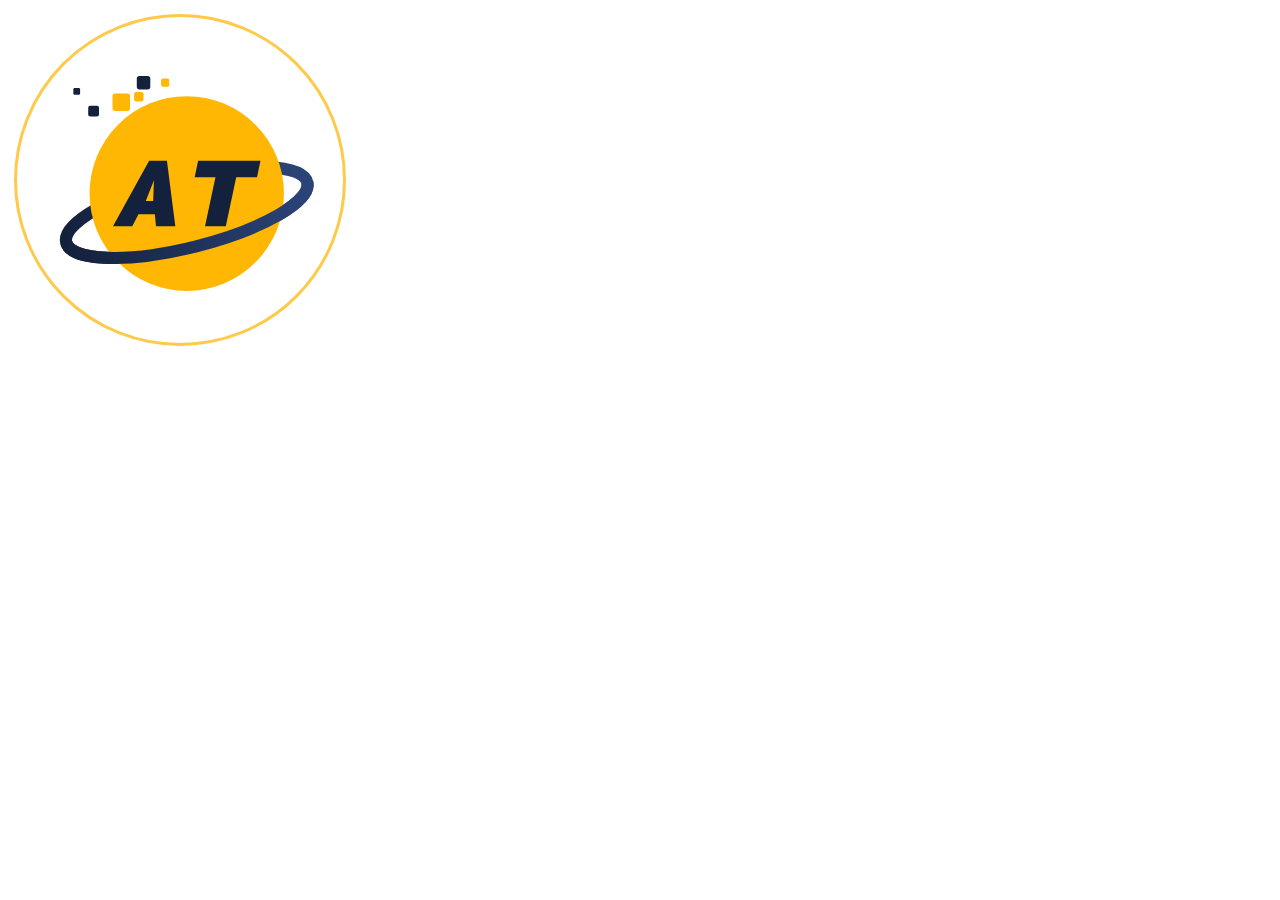
<file: brand/fb-avatar.html>
<!doctype html><html><head><meta charset="utf-8">
<style>*{margin:0}body{width:360px;height:360px;overflow:hidden}
.a{width:360px;height:360px;background:#fff;display:grid;place-items:center;position:relative}
.a::after{content:"";position:absolute;inset:14px;border-radius:50%;border:3px solid #FFC94A}
img{width:270px}</style></head>
<body><div class="a"><img src="../logo-mark.svg"></div></body></html>
</file>
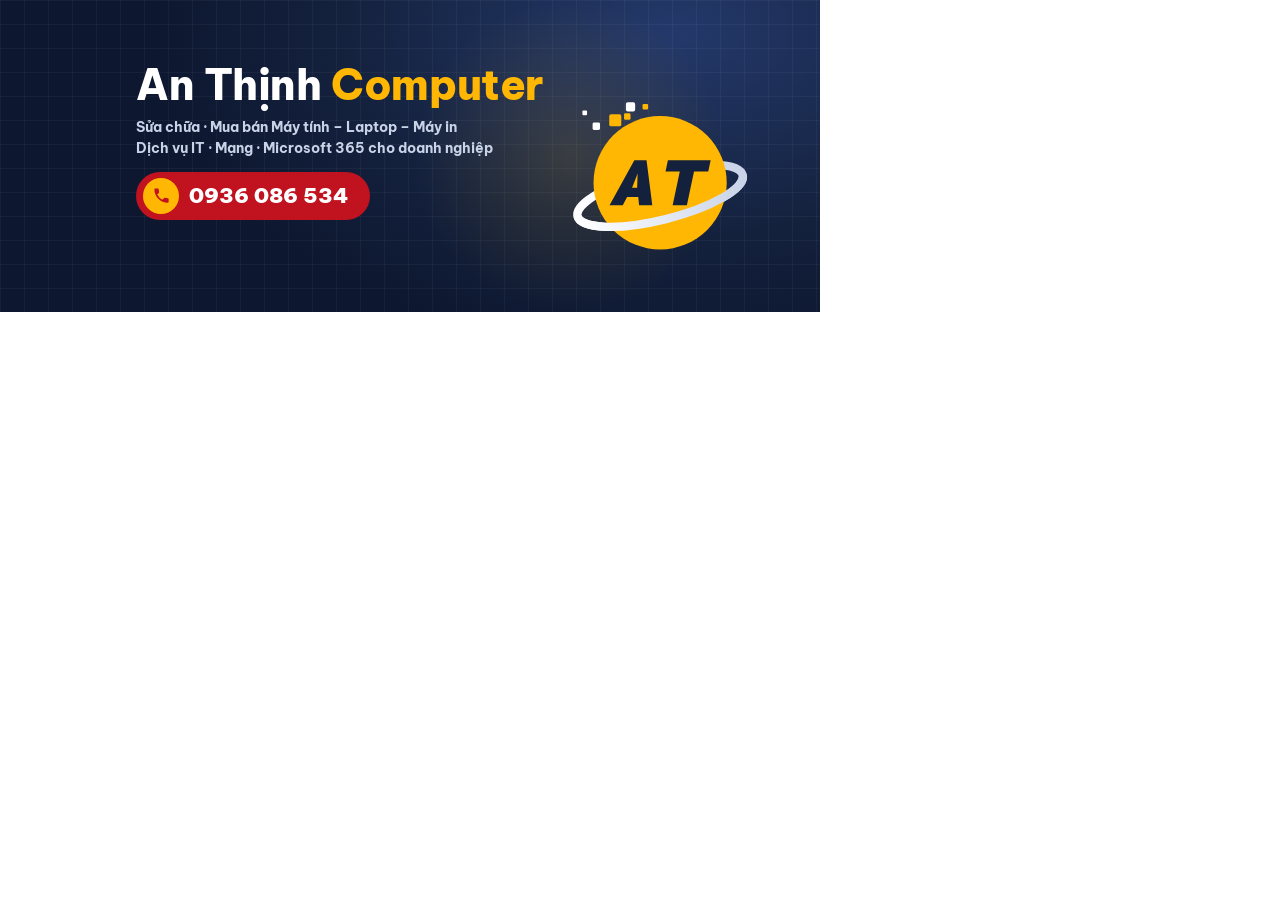
<file: brand/fb-cover.html>
<!doctype html><html lang="vi"><head><meta charset="utf-8">
<link href="https://fonts.googleapis.com/css2?family=Be+Vietnam+Pro:wght@600;700;800&display=swap" rel="stylesheet">
<style>
*{margin:0;padding:0;box-sizing:border-box}
body{width:820px;height:312px;overflow:hidden;font-family:"Be Vietnam Pro",sans-serif}
.c{position:relative;width:820px;height:312px;overflow:hidden;background:radial-gradient(520px 320px at 82% 10%,#24396B,#14213D 65%,#0D1730)}
.grid{position:absolute;inset:0;background-image:linear-gradient(rgba(255,255,255,.04) 1px,transparent 1px),linear-gradient(90deg,rgba(255,255,255,.04) 1px,transparent 1px);background-size:24px 24px}
.orb{position:absolute;left:400px;top:-14px;width:340px;height:340px;border-radius:50%;background:radial-gradient(circle,rgba(255,183,3,.14),transparent 65%)}
.orb2{position:absolute;left:425px;top:11px;width:290px;height:290px;border-radius:50%;border:2px dashed rgba(255,255,255,.22)}
.logo{position:absolute;right:72px;top:92px;width:185px}
.t{position:absolute;left:136px;top:62px}
h1{font-size:42px;font-weight:800;color:#fff;white-space:nowrap;line-height:1.08;letter-spacing:-.01em}
h1 span{color:#FFB703}
p{color:#C9D3E8;font-size:13.5px;font-weight:700;margin:10px 0 14px;line-height:1.5}
.hot{display:inline-flex;align-items:center;gap:10px;background:#C1121F;color:#fff;font-weight:900;font-size:21px;border-radius:999px;padding:6px 22px 6px 7px}
.hot i{width:36px;height:36px;border-radius:50%;background:#FFB703;display:grid;place-items:center}
.hot svg{width:19px;height:19px}
</style></head><body><div class="c">
<div class="grid"></div><div class="orb"></div>
<img class="logo" src="../logo-mark-dark.svg">
<div class="t">
<h1>An Thịnh <span>Computer</span></h1>
<p>Sửa chữa · Mua bán Máy tính – Laptop – Máy in<br>Dịch vụ IT · Mạng · Microsoft 365 cho doanh nghiệp</p>
<span class="hot"><i><svg viewBox="0 0 24 24"><path fill="#C1121F" d="M6.6 10.8a15.1 15.1 0 0 0 6.6 6.6l2.2-2.2a1 1 0 0 1 1-.25 11.4 11.4 0 0 0 3.6.57 1 1 0 0 1 1 1V20a1 1 0 0 1-1 1A17 17 0 0 1 3 4a1 1 0 0 1 1-1h3.5a1 1 0 0 1 1 1c0 1.25.2 2.45.57 3.6a1 1 0 0 1-.25 1z"/></svg></i>0936 086 534</span>
</div></div></body></html>
</file>
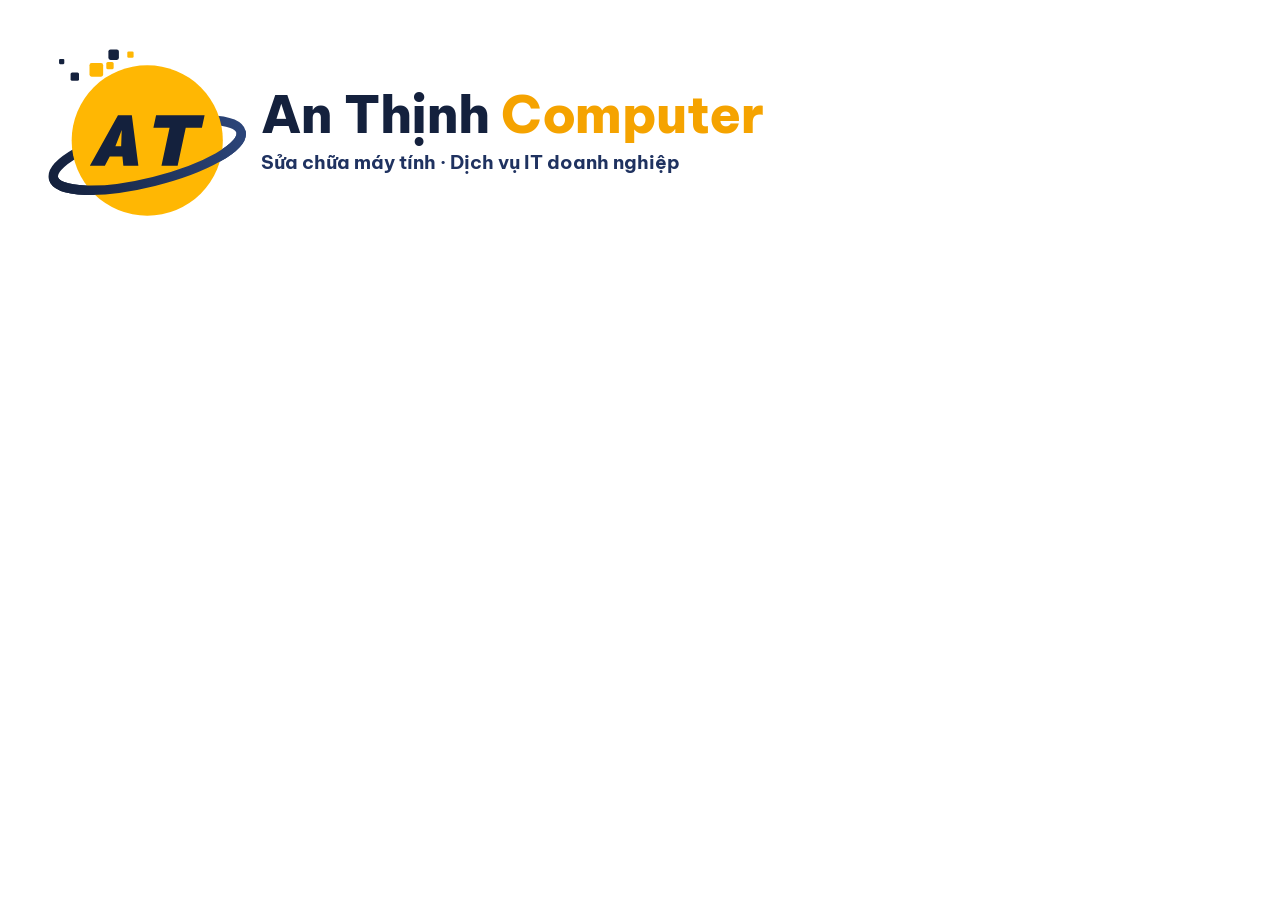
<file: brand/logo-export.html>
<!doctype html><html lang="vi"><head><meta charset="utf-8">
<link href="https://fonts.googleapis.com/css2?family=Be+Vietnam+Pro:wght@700;800&display=swap" rel="stylesheet">
<style>*{margin:0;box-sizing:border-box}
body{width:800px;height:260px;overflow:hidden;display:flex;align-items:center;justify-content:center;gap:14px;font-family:"Be Vietnam Pro",sans-serif}
body.dark{background:#14213D}
img{width:210px;display:block}
.w strong{display:block;white-space:nowrap;font-size:52px;font-weight:800;line-height:1.1;letter-spacing:-.01em;color:#14213D}
.w strong span{color:#F5A300}
.w small{display:block;white-space:nowrap;font-size:19px;font-weight:700;padding-top:6px;color:#1F3260}
.dark .w strong{color:#fff}.dark .w strong span{color:#FFB703}.dark .w small{color:#C9D3E8}
body.sq{width:500px;height:430px}body.sq img{width:460px}body.sq .w{display:none}
</style></head><body>
<img id="l"><div class="w"><strong>An Thịnh <span>Computer</span></strong><small>Sửa chữa máy tính · Dịch vụ IT doanh nghiệp</small></div>
<script>var q=location.search,d=q.indexOf('dark')>-1;if(d)document.body.classList.add('dark');if(q.indexOf('sq')>-1)document.body.classList.add('sq');document.getElementById('l').src=d?'../logo-mark-dark.svg':'../logo-mark.svg';</script>
</body></html>
</file>
<file: styles.css>
:root{
  --navy-900:#0D1730;
  --navy-800:#14213D;
  --navy-700:#22355F;
  --blue-600:#1F3260;
  --blue-500:#2B4478;
  --gold:#FFB703;
  --gold-600:#F5A300;
  --red:#C1121F;
  --sky-400:#FFB703;
  --sky-100:#FFF4D6;
  --ink:#14213D;
  --text:#3D4A5C;
  --muted:#6B7789;
  --line:#E3E8F0;
  --bg:#FFFFFF;
  --bg-alt:#F5F8FC;
  --ok:#12A150;
  --warn:#E08A00;
  --radius:14px;
  --shadow-sm:0 1px 2px rgba(15,27,45,.06),0 2px 8px rgba(15,27,45,.04);
  --shadow:0 10px 30px -10px rgba(11,42,91,.18);
  --shadow-lg:0 30px 60px -20px rgba(7,26,56,.35);
}
*{box-sizing:border-box;margin:0;padding:0}
html{scroll-behavior:smooth;scroll-padding-top:84px}
body{font-family:"Be Vietnam Pro",system-ui,-apple-system,"Segoe UI",sans-serif;color:var(--text);background:var(--bg);line-height:1.6;font-size:16px;-webkit-font-smoothing:antialiased;overflow-x:hidden}
a{color:inherit;text-decoration:none}
img{max-width:100%;display:block}
h1,h2,h3,h4,h5,h6{color:var(--ink);line-height:1.25;font-weight:700}
.container{width:100%;max-width:1200px;margin:0 auto;padding:0 20px}
.container.narrow{max-width:860px}
.ic{width:18px;height:18px;flex-shrink:0;display:inline-block;vertical-align:middle}
.ic.sm{width:14px;height:14px}
.ic.lg{width:24px;height:24px}

/* Buttons */
.btn{display:inline-flex;align-items:center;justify-content:center;gap:8px;font-weight:600;font-size:15px;padding:11px 20px;border-radius:10px;border:1px solid transparent;cursor:pointer;transition:all .2s ease;font-family:inherit;white-space:nowrap}
.btn-primary{background:var(--blue-600);color:#fff;box-shadow:0 6px 16px -6px rgba(21,87,214,.6)}
.btn-primary:hover{background:var(--navy-700);transform:translateY(-1px)}
.btn-ghost{background:#fff;color:var(--navy-800);border-color:var(--line)}
.btn-ghost:hover{border-color:var(--blue-600);color:var(--blue-600)}
.btn-lg{padding:14px 26px;font-size:16px}
.btn-block{width:100%}

/* Topbar */
.topbar{background:var(--navy-900);color:#C4D2E8;font-size:13px}
.topbar-inner{display:flex;justify-content:space-between;align-items:center;gap:16px;padding-top:8px;padding-bottom:8px}
.topbar-left{display:flex;gap:24px;flex-wrap:wrap}
.topbar a,.topbar span{display:inline-flex;align-items:center;gap:6px}
.topbar a:hover{color:#fff}
.topbar strong{color:#fff}
.topbar .ic{width:14px;height:14px;color:var(--sky-400)}

/* Header */
.header{position:sticky;top:0;z-index:50;background:rgba(255,255,255,.92);backdrop-filter:saturate(180%) blur(12px);border-bottom:1px solid var(--line);transition:box-shadow .2s}
.header.scrolled{box-shadow:var(--shadow-sm)}
.header-inner{display:flex;align-items:center;gap:28px;height:72px}
.logo{display:flex;align-items:center;gap:10px}
.logo-mark img{height:46px;width:auto;display:block}
.logo-text{display:flex;flex-direction:column;line-height:1.05}
.logo-text strong{font-size:18px;letter-spacing:.04em;color:var(--navy-800);font-weight:800}
.logo-text small{font-size:11px;letter-spacing:.32em;color:var(--blue-600);font-weight:600}
.logo.light .logo-text strong{color:#fff}
.logo.light .logo-text small{color:var(--sky-400)}
.nav{display:flex;align-items:center;gap:4px;margin-left:auto}
.nav>a,.nav-item>a{display:inline-flex;align-items:center;gap:4px;padding:8px 12px;border-radius:8px;font-weight:500;font-size:15px;color:var(--ink)}
.nav>a:hover,.nav-item>a:hover{color:var(--blue-600);background:var(--sky-100)}
.nav-item{position:relative}
.dropdown{position:absolute;top:calc(100% + 10px);left:-20px;display:grid;grid-template-columns:repeat(2,240px);gap:8px;padding:18px;background:#fff;border:1px solid var(--line);border-radius:var(--radius);box-shadow:var(--shadow-lg);opacity:0;visibility:hidden;transform:translateY(6px);transition:all .2s}
.dropdown::before{content:"";position:absolute;top:-12px;left:0;right:0;height:12px}
.has-drop:hover .dropdown,.has-drop:focus-within .dropdown{opacity:1;visibility:visible;transform:none}
.drop-col h6{font-size:12px;text-transform:uppercase;letter-spacing:.08em;color:var(--muted);margin:0 10px 8px}
.drop-col a{display:block;padding:8px 10px;border-radius:8px;font-size:14px;color:var(--ink)}
.drop-col a:hover{background:var(--sky-100);color:var(--blue-600)}
.header-cta{margin-left:8px}
.menu-toggle{display:none;background:none;border:0;color:var(--navy-800);cursor:pointer;padding:6px;margin-left:auto}
.nav>a.nav-cta-mobile{display:none}

/* Hero */
.hero{position:relative;padding:72px 0 56px;overflow:hidden;background:linear-gradient(180deg,#F3F7FD 0%,#fff 100%)}
.hero-bg{position:absolute;inset:0;background:
  radial-gradient(600px 400px at 85% 10%,rgba(63,169,245,.18),transparent 70%),
  radial-gradient(500px 300px at 10% 90%,rgba(21,87,214,.08),transparent 70%);
  pointer-events:none}
.hero-bg::after{content:"";position:absolute;inset:0;background-image:linear-gradient(rgba(11,42,91,.05) 1px,transparent 1px),linear-gradient(90deg,rgba(11,42,91,.05) 1px,transparent 1px);background-size:44px 44px;mask-image:radial-gradient(ellipse at 70% 30%,#000 10%,transparent 65%);-webkit-mask-image:radial-gradient(ellipse at 70% 30%,#000 10%,transparent 65%)}
.hero-inner{position:relative;display:grid;grid-template-columns:1.1fr .9fr;gap:56px;align-items:center}
.eyebrow{display:inline-block;font-size:12.5px;font-weight:600;letter-spacing:.08em;text-transform:uppercase;color:var(--blue-600);background:#fff;border:1px solid #CFE0FA;padding:6px 14px;border-radius:999px;margin-bottom:22px}
.hero h1{font-size:clamp(32px,4.6vw,52px);font-weight:800;letter-spacing:-.02em;margin-bottom:20px}
.grad{background:linear-gradient(90deg,var(--blue-600),var(--sky-400));-webkit-background-clip:text;background-clip:text;color:transparent}
.lead{font-size:18px;color:var(--text);max-width:580px;margin-bottom:30px}
.hero-actions{display:flex;gap:12px;flex-wrap:wrap;margin-bottom:28px}
.hero-trust{list-style:none;display:flex;gap:22px;flex-wrap:wrap;font-size:14px;color:var(--muted)}
.hero-trust li{display:flex;align-items:center;gap:6px}
.hero-trust .ic{color:var(--ok);width:16px;height:16px}

.hero-visual{position:relative}
.panel{background:#fff;border:1px solid var(--line);border-radius:18px;box-shadow:var(--shadow-lg);padding:20px;position:relative;z-index:1}
.panel-head{display:flex;align-items:center;gap:6px;padding-bottom:14px;border-bottom:1px solid var(--line);margin-bottom:16px}
.dot{width:10px;height:10px;border-radius:50%}
.dot.r{background:#FF5F57}.dot.y{background:#FEBC2E}.dot.g{background:#28C840}
.panel-title{margin-left:10px;font-size:13px;font-weight:600;color:var(--muted)}
.panel-status{display:grid;grid-template-columns:1fr 1fr;gap:12px;margin-bottom:14px}
.panel-status>div{background:var(--bg-alt);border-radius:10px;padding:12px 14px}
.panel-status small{display:block;font-size:12px;color:var(--muted)}
.panel-status strong{font-size:16px;color:var(--ink)}
.panel-status .ok{color:var(--ok);font-size:14px}
.panel-list{list-style:none;display:flex;flex-direction:column;gap:6px;margin-bottom:14px}
.panel-list li{display:flex;align-items:center;gap:12px;padding:10px 12px;border:1px solid var(--line);border-radius:10px;font-size:14px;color:var(--ink)}
.panel-list .ic{color:var(--blue-600)}
.panel-list span{flex:1}
.tag{font-style:normal;font-size:12px;font-weight:600;padding:3px 9px;border-radius:999px}
.tag.ok{background:#E3F6EC;color:var(--ok)}
.tag.info{background:var(--sky-100);color:var(--blue-600)}
.tag.warn{background:#FFF3DF;color:var(--warn)}
.panel-ticket{display:flex;gap:12px;align-items:center;background:linear-gradient(135deg,var(--navy-800),var(--navy-700));color:#fff;border-radius:12px;padding:14px 16px}
.panel-ticket .ic{width:28px;height:28px;color:var(--sky-400)}
.panel-ticket strong{display:block;font-size:14px}
.panel-ticket small{font-size:12.5px;color:#B9C8E2}
.float-chip{position:absolute;z-index:2;display:flex;align-items:center;gap:8px;background:#fff;border:1px solid var(--line);box-shadow:var(--shadow);padding:10px 14px;border-radius:12px;font-size:13.5px;font-weight:600;color:var(--navy-800);animation:float 6s ease-in-out infinite}
.float-chip .ic{color:var(--blue-600)}
.float-chip.c1{top:-18px;right:-14px}
.float-chip.c2{bottom:70px;left:-36px;animation-delay:-3s}
@keyframes float{0%,100%{transform:translateY(0)}50%{transform:translateY(-8px)}}

.stats{position:relative;margin-top:56px;display:grid;grid-template-columns:repeat(4,1fr);background:#fff;border:1px solid var(--line);border-radius:var(--radius);box-shadow:var(--shadow)}
.stat{padding:24px;text-align:center;border-right:1px solid var(--line)}
.stat:last-child{border-right:0}
.stat strong{display:block;font-size:32px;font-weight:800;color:var(--navy-800);letter-spacing:-.02em}
.stat span{font-size:14px;color:var(--muted)}

/* Sections */
.section{padding:96px 0}
.section.alt{background:var(--bg-alt)}
.section-head{text-align:center;max-width:720px;margin:0 auto 52px}
.section-head h2{font-size:clamp(26px,3.2vw,38px);letter-spacing:-.015em;margin:10px 0 14px}
.section-head p{font-size:17px;color:var(--muted)}
.kicker{display:inline-block;font-size:13px;font-weight:700;letter-spacing:.12em;text-transform:uppercase;color:var(--blue-600)}
.kicker::before{content:"";display:inline-block;width:18px;height:2px;background:currentColor;vertical-align:middle;margin-right:8px}
.kicker.light,.section-head.light .kicker{color:var(--sky-400)}
.section-head.light h2{color:#fff}
.section-head.light p{color:#AFC0DB}

.grid{display:grid;gap:20px}
.g3{grid-template-columns:repeat(3,1fr)}
.g4{grid-template-columns:repeat(4,1fr)}
.g6{grid-template-columns:repeat(6,1fr)}
.card{background:#fff;border:1px solid var(--line);border-radius:var(--radius);padding:26px;transition:all .25s ease}
.card:hover{border-color:#C6D8F6;box-shadow:var(--shadow);transform:translateY(-3px)}

.svc-group{margin-bottom:48px}
.svc-group:last-child{margin-bottom:0}
.svc-group-head{display:flex;align-items:center;gap:12px;margin-bottom:20px}
.svc-group-head .num{width:34px;height:34px;border-radius:9px;background:var(--navy-800);color:#fff;display:grid;place-items:center;font-weight:700;font-size:15px}
.svc-group-head h3{font-size:20px}
.svc-ic{width:52px;height:52px;border-radius:12px;background:var(--sky-100);color:var(--blue-600);display:grid;place-items:center;margin-bottom:18px;transition:all .25s}
.svc-ic .ic{width:26px;height:26px}
.card.svc:hover .svc-ic{background:var(--blue-600);color:#fff}
.svc h4{font-size:18px;margin-bottom:8px}
.svc p{font-size:15px;color:var(--text)}
.mini{list-style:none;margin-top:14px;padding-top:14px;border-top:1px dashed var(--line);font-size:13.5px;color:var(--muted)}
.mini li::before{content:"✓";color:var(--ok);font-weight:700;margin-right:8px}
.svc.feature{position:relative;overflow:hidden}
.svc.feature::after{content:"";position:absolute;left:0;top:0;height:3px;width:0;background:linear-gradient(90deg,var(--blue-600),var(--sky-400));transition:width .35s}
.svc.feature:hover::after{width:100%}

/* Dark ecosystem */
.section.dark{background:radial-gradient(900px 400px at 50% 0%,#14407F 0%,var(--navy-900) 70%);color:#fff}
.chain{list-style:none;display:grid;grid-template-columns:repeat(6,1fr);gap:16px;counter-reset:c}
.chain li{position:relative;text-align:center;background:rgba(255,255,255,.05);border:1px solid rgba(255,255,255,.12);border-radius:var(--radius);padding:26px 12px}
.chain li .ic{width:30px;height:30px;color:var(--sky-400);margin-bottom:12px}
.chain strong{display:block;color:#fff;font-size:16px}
.chain small{color:#9FB2D2;font-size:13px}
.chain li:not(:last-child)::after{content:"";position:absolute;right:-13px;top:50%;width:10px;height:10px;border-top:2px solid var(--sky-400);border-right:2px solid var(--sky-400);transform:translateY(-50%) rotate(45deg)}

/* Models */
.model{position:relative}
.model-num{font-size:14px;font-weight:700;color:var(--blue-600);display:block;margin-bottom:10px}
.model h4{font-size:18px;margin-bottom:8px}
.model p{font-size:15px}
.model.highlight{background:linear-gradient(160deg,var(--navy-800),var(--navy-700));border-color:var(--navy-800);color:#C9D6EC}
.model.highlight h4{color:#fff}
.model.highlight .model-num{color:var(--sky-400)}
.badge{position:absolute;top:18px;right:18px;font-size:11.5px;font-weight:700;background:var(--sky-400);color:var(--navy-900);padding:3px 10px;border-radius:999px}
.scope{display:grid;grid-template-columns:1fr 1fr;gap:20px;margin-top:28px}
.scope-col{border-radius:var(--radius);padding:28px;border:1px solid var(--line)}
.scope-col.in{background:#F2FBF6;border-color:#CDEBD9}
.scope-col.out{background:var(--bg-alt)}
.scope-col h4{display:flex;align-items:center;gap:10px;font-size:17px;margin-bottom:14px}
.scope-col.in h4 .ic{color:var(--ok)}
.scope-col.out h4 .ic{color:var(--blue-600)}
.scope-col ul{list-style:none;display:grid;gap:8px;font-size:15px}
.scope-col li{padding-left:22px;position:relative}
.scope-col li::before{content:"";position:absolute;left:4px;top:10px;width:6px;height:6px;border-radius:50%;background:var(--blue-600)}
.scope-col.in li::before{background:var(--ok)}

/* Steps */
.steps{display:grid;grid-template-columns:repeat(4,1fr);gap:20px;position:relative}
.steps::before{content:"";position:absolute;top:28px;left:12%;right:12%;height:2px;background:repeating-linear-gradient(90deg,#BFD3F3 0 8px,transparent 8px 14px)}
.step{position:relative;text-align:center;padding:0 10px}
.step-n{position:relative;display:inline-grid;place-items:center;width:56px;height:56px;border-radius:50%;background:#fff;border:2px solid var(--blue-600);color:var(--blue-600);font-weight:800;font-size:17px;margin-bottom:18px;box-shadow:0 0 0 6px var(--bg-alt)}
.step:hover .step-n{background:var(--blue-600);color:#fff}
.step h4{font-size:18px;margin-bottom:8px}
.step p{font-size:15px;color:var(--muted)}

/* Products */
.products{grid-template-columns:repeat(6,1fr)}
.prod{display:flex;flex-direction:column;align-items:center;justify-content:center;gap:12px;text-align:center;padding:24px 12px;border:1px solid var(--line);border-radius:var(--radius);background:#fff;font-weight:600;font-size:14.5px;color:var(--ink);transition:all .2s}
.prod .ic{width:32px;height:32px;color:var(--navy-700)}
.prod:hover{border-color:var(--blue-600);color:var(--blue-600);box-shadow:var(--shadow)}
.prod:hover .ic{color:var(--blue-600)}
.chips{display:flex;justify-content:center;flex-wrap:wrap;gap:10px;margin-top:28px}
.chips span{font-size:13.5px;font-weight:600;color:var(--navy-700);background:var(--sky-100);padding:7px 14px;border-radius:999px}

/* Why */
.why{display:grid;grid-template-columns:.9fr 1.1fr;gap:64px;align-items:center}
.why-copy h2{font-size:clamp(26px,3.2vw,38px);margin:10px 0 16px;letter-spacing:-.015em}
.why-copy p{font-size:17px;margin-bottom:28px}
.why-list{display:grid;grid-template-columns:1fr 1fr;gap:18px}
.why-item{display:flex;gap:16px;background:#fff;border:1px solid var(--line);border-radius:var(--radius);padding:22px}
.why-item>span{font-size:22px;font-weight:800;color:#C3D4EF;line-height:1}
.why-item h4{font-size:16.5px;margin-bottom:6px}
.why-item p{font-size:14.5px;color:var(--muted)}

/* FAQ */
.faq{display:grid;gap:12px}
.faq details{border:1px solid var(--line);border-radius:12px;background:#fff;transition:border-color .2s}
.faq details[open]{border-color:#BFD3F3;box-shadow:var(--shadow-sm)}
.faq summary{list-style:none;cursor:pointer;display:flex;justify-content:space-between;align-items:center;gap:16px;padding:18px 22px;font-weight:600;color:var(--ink);font-size:16px}
.faq summary::-webkit-details-marker{display:none}
.faq summary .ic{transition:transform .2s;color:var(--blue-600)}
.faq details[open] summary .ic{transform:rotate(180deg)}
.faq details p{padding:0 22px 20px;font-size:15px}

/* Contact */
.section.cta{background:linear-gradient(135deg,var(--navy-900) 0%,var(--navy-800) 55%,#14407F 100%);position:relative;overflow:hidden}
.section.cta::before{content:"";position:absolute;width:500px;height:500px;right:-150px;top:-150px;border-radius:50%;background:radial-gradient(circle,rgba(63,169,245,.25),transparent 70%)}
.contact{position:relative;display:grid;grid-template-columns:1fr 1fr;gap:56px;align-items:center}
.contact-copy h2{color:#fff;font-size:clamp(26px,3.2vw,38px);margin:10px 0 16px}
.contact-copy p{color:#B5C5DF;font-size:17px;margin-bottom:30px}
.contact-list{list-style:none;display:grid;gap:16px}
.contact-list li{display:flex;align-items:center;gap:14px}
.contact-list .ic{width:44px;height:44px;padding:11px;border-radius:12px;background:rgba(255,255,255,.08);color:var(--sky-400)}
.contact-list small{display:block;color:#8FA4C7;font-size:13px}
.contact-list a,.contact-list span{color:#fff;font-weight:600;font-size:16px}
.form{background:#fff;border-radius:18px;padding:32px;box-shadow:var(--shadow-lg);display:grid;gap:14px}
.form h3{font-size:21px;margin-bottom:4px}
.form label{display:grid;gap:6px;font-size:14px;font-weight:600;color:var(--ink)}
.form input,.form select,.form textarea{font:inherit;font-weight:400;font-size:15px;padding:11px 14px;border:1px solid var(--line);border-radius:10px;background:var(--bg-alt);color:var(--ink);width:100%;transition:border-color .2s,box-shadow .2s}
.form input:focus,.form select:focus,.form textarea:focus{outline:none;border-color:var(--blue-600);background:#fff;box-shadow:0 0 0 3px rgba(21,87,214,.12)}
.row2{display:grid;grid-template-columns:1fr 1fr;gap:14px}
.form-note{font-size:13px;color:var(--muted);text-align:center}

/* Footer */
.footer{background:var(--navy-900);color:#9FB0CC;padding:64px 0 0;font-size:14.5px}
.footer-grid{display:grid;grid-template-columns:1.6fr 1fr 1fr 1fr;gap:40px;padding-bottom:44px}
.f-brand p{margin:16px 0;max-width:320px}
.f-info{list-style:none;display:grid;gap:8px}
.f-info li{display:flex;gap:8px;align-items:center}
.f-info .ic{width:15px;height:15px;color:var(--sky-400)}
.footer h5{color:#fff;font-size:15px;margin-bottom:16px}
.footer-grid a:not(.logo){display:block;padding:4px 0}
.footer-grid a:not(.logo):hover{color:#fff}
.footer-bottom{display:flex;justify-content:space-between;flex-wrap:wrap;gap:12px;border-top:1px solid rgba(255,255,255,.08);padding-top:20px;padding-bottom:20px;font-size:13px}

/* Floating */
.floating{position:fixed;right:18px;bottom:18px;display:flex;flex-direction:column;gap:12px;z-index:60}
.fab{width:52px;height:52px;border-radius:50%;display:grid;place-items:center;color:#fff;box-shadow:0 10px 24px -8px rgba(0,0,0,.4);transition:transform .2s}
.fab:hover{transform:scale(1.08)}
.fab .ic{width:24px;height:24px}
.fab.zalo{background:#0068FF}
.fab.call{background:var(--ok);animation:pulse 2s infinite}
@keyframes pulse{0%{box-shadow:0 0 0 0 rgba(18,161,80,.5)}70%{box-shadow:0 0 0 14px rgba(18,161,80,0)}100%{box-shadow:0 0 0 0 rgba(18,161,80,0)}}

/* Reveal */
.reveal{opacity:0;transform:translateY(18px);transition:opacity .6s ease,transform .6s ease}
.reveal.in{opacity:1;transform:none}
@media (prefers-reduced-motion:reduce){.reveal{opacity:1;transform:none;transition:none}.float-chip,.fab.call{animation:none}html{scroll-behavior:auto}}

/* Responsive */
@media (max-width:1100px){
  .g6,.products{grid-template-columns:repeat(4,1fr)}
  .chain{grid-template-columns:repeat(3,1fr)}
  .chain li:nth-child(3)::after{display:none}
  .header-cta{display:none}
}
@media (max-width:960px){
  .hero-inner,.why,.contact{grid-template-columns:1fr;gap:40px}
  .hero-visual{max-width:520px;margin:0 auto;width:100%}
  .float-chip.c2{left:-10px}
  .g4{grid-template-columns:repeat(2,1fr)}
  .g3{grid-template-columns:repeat(2,1fr)}
  .steps{grid-template-columns:repeat(2,1fr);row-gap:36px}
  .steps::before{display:none}
  .footer-grid{grid-template-columns:1fr 1fr}
  .menu-toggle{display:block}
  .nav{position:fixed;top:0;right:0;bottom:0;width:min(320px,85vw);flex-direction:column;align-items:stretch;gap:2px;background:#fff;padding:80px 20px 20px;box-shadow:var(--shadow-lg);transform:translateX(100%);transition:transform .3s;margin:0;overflow-y:auto;z-index:70}
  .nav.open{transform:none}
  .nav>a,.nav-item>a{padding:12px}
  .dropdown{position:static;opacity:1;visibility:visible;transform:none;box-shadow:none;border:0;padding:0 0 0 12px;grid-template-columns:1fr;display:none}
  .has-drop.open .dropdown{display:grid}
  .nav>a.nav-cta-mobile{display:inline-flex;margin-top:12px;color:#fff!important}
  .nav-cta-mobile:hover{background:var(--navy-700)!important}
  .menu-toggle{position:relative;z-index:80}
}
@media (max-width:640px){
  .container{padding:0 16px}
  .topbar-right{display:none}
  .topbar-left{gap:14px}
  .topbar-left a:nth-child(2){display:none}
  .section{padding:68px 0}
  .hero{padding:48px 0 40px}
  .lead{font-size:16.5px}
  .stats{grid-template-columns:1fr 1fr}
  .stat{border-bottom:1px solid var(--line)}
  .stat:nth-child(2){border-right:0}
  .stat:nth-child(n+3){border-bottom:0}
  .g3,.g4,.why-list,.scope,.row2{grid-template-columns:1fr}
  .g6,.products{grid-template-columns:repeat(2,1fr)}
  .chain{grid-template-columns:repeat(2,1fr)}
  .chain li::after{display:none}
  .steps{grid-template-columns:1fr}
  .footer-grid{grid-template-columns:1fr}
  .float-chip{display:none}
  .form{padding:24px}
  .hero-actions .btn{width:100%}
}

/* ===== Brand theme: Navy – Vàng – Đỏ (An Thịnh) ===== */
.btn-primary{background:var(--gold);color:var(--navy-800);box-shadow:0 8px 20px -8px rgba(255,183,3,.65)}
.btn-primary:hover{background:var(--gold-600);color:var(--navy-900)}
.btn-ghost:hover{border-color:var(--navy-800);color:var(--navy-800)}
.logo-text strong{color:var(--red)}
.logo-text small{color:var(--navy-800)}
.logo.light .logo-text strong{color:#fff}
.logo.light .logo-text small{color:var(--gold)}
.nav>a:hover,.nav-item>a:hover,.drop-col a:hover{background:var(--sky-100);color:var(--navy-800)}
.kicker{color:var(--red)}
.kicker.light,.section-head.light .kicker{color:var(--gold)}

/* Hero on navy */
.hero{background:radial-gradient(700px 420px at 90% 0%,#24396B 0%,var(--navy-800) 60%,var(--navy-900) 100%);color:#C9D3E8}
.hero-bg{background:none}
.hero-bg::before{content:"";position:absolute;right:-180px;top:-220px;width:620px;height:620px;border-radius:50%;border:22px solid var(--gold);opacity:.9}
.hero-bg::after{background-image:linear-gradient(rgba(255,255,255,.05) 1px,transparent 1px),linear-gradient(90deg,rgba(255,255,255,.05) 1px,transparent 1px)}
.hero h1{color:#fff}
.grad{background:none;-webkit-background-clip:initial;background-clip:initial;color:var(--gold)}
.lead{color:#C9D3E8}
.eyebrow{background:rgba(255,255,255,.06);border-color:rgba(255,183,3,.45);color:var(--gold)}
.hero .btn-ghost{background:transparent;color:#fff;border-color:rgba(255,255,255,.35)}
.hero .btn-ghost:hover{border-color:var(--gold);color:var(--gold)}
.hero-trust{color:#C9D3E8}
.hero-trust .ic{color:var(--gold)}
.float-chip .ic{color:var(--red)}
.panel-list .ic{color:var(--navy-700)}

/* Cards & accents */
.svc-ic{background:var(--sky-100);color:var(--navy-800)}
.card.svc:hover .svc-ic{background:var(--navy-800);color:var(--gold)}
.card:hover{border-color:#F3D78A}
.svc.feature::after{background:linear-gradient(90deg,var(--gold),var(--red))}
.svc-group-head .num{background:var(--navy-800);color:var(--gold)}
.section.dark{background:radial-gradient(900px 400px at 50% 0%,#24396B 0%,var(--navy-900) 70%)}
.model-num{color:var(--red)}
.badge{background:var(--gold);color:var(--navy-900)}
.scope-col.out h4 .ic{color:var(--navy-800)}
.scope-col li::before{background:var(--navy-700)}
.steps::before{background:repeating-linear-gradient(90deg,#F3C55A 0 8px,transparent 8px 14px)}
.step-n{border-color:var(--navy-800);color:var(--navy-800)}
.step:hover .step-n{background:var(--navy-800);color:var(--gold)}
.prod .ic{color:var(--navy-800)}
.prod:hover{border-color:var(--gold);color:var(--navy-800)}
.prod:hover .ic{color:var(--red)}
.chips span{color:var(--navy-800);background:var(--sky-100)}
.why-item>span{color:#F3C55A}
.faq summary .ic{color:var(--red)}
.faq details[open]{border-color:#F3D78A}
.form input:focus,.form select:focus,.form textarea:focus{border-color:var(--gold-600);box-shadow:0 0 0 3px rgba(255,183,3,.22)}
.section.cta{background:linear-gradient(135deg,var(--navy-900) 0%,var(--navy-800) 60%,#24396B 100%)}
.section.cta::before{background:none;border:18px solid var(--gold);opacity:.85;width:420px;height:420px;right:-140px;top:-160px}
.fab.call{background:var(--red);animation:pulseRed 2s infinite}
@keyframes pulseRed{0%{box-shadow:0 0 0 0 rgba(193,18,31,.5)}70%{box-shadow:0 0 0 14px rgba(193,18,31,0)}100%{box-shadow:0 0 0 0 rgba(193,18,31,0)}}
@media (max-width:960px){.nav>a.nav-cta-mobile{color:var(--navy-800)!important}.hero-bg::before{width:380px;height:380px;right:-160px;top:-160px;border-width:16px}}
@media (max-width:640px){.hero-bg::before{display:none}}

/* Wordmark: An Thịnh Computer */
.logo-text strong{color:var(--navy-800);font-size:21px;letter-spacing:-.01em;font-weight:800}
.logo-text small{color:var(--gold-600);font-size:15px;letter-spacing:0;font-weight:800;margin-top:1px}
.logo.light .logo-text strong{color:#fff}
.logo.light .logo-text small{color:var(--gold)}

/* Wordmark 1 dòng, khớp file logo */
.logo-text{flex-direction:row;align-items:center}
.logo-text strong{display:block;white-space:nowrap;font-size:22px;letter-spacing:-.01em;color:var(--navy-800)}
.logo-text strong em{font-style:normal;color:var(--gold-600)}
.logo-text small{display:none}
.logo.light .logo-text strong{color:#fff}
.logo.light .logo-text strong em{color:var(--gold)}
@media (max-width:400px){.logo-text strong{font-size:19px}.logo-mark img{height:40px}}
</file>
